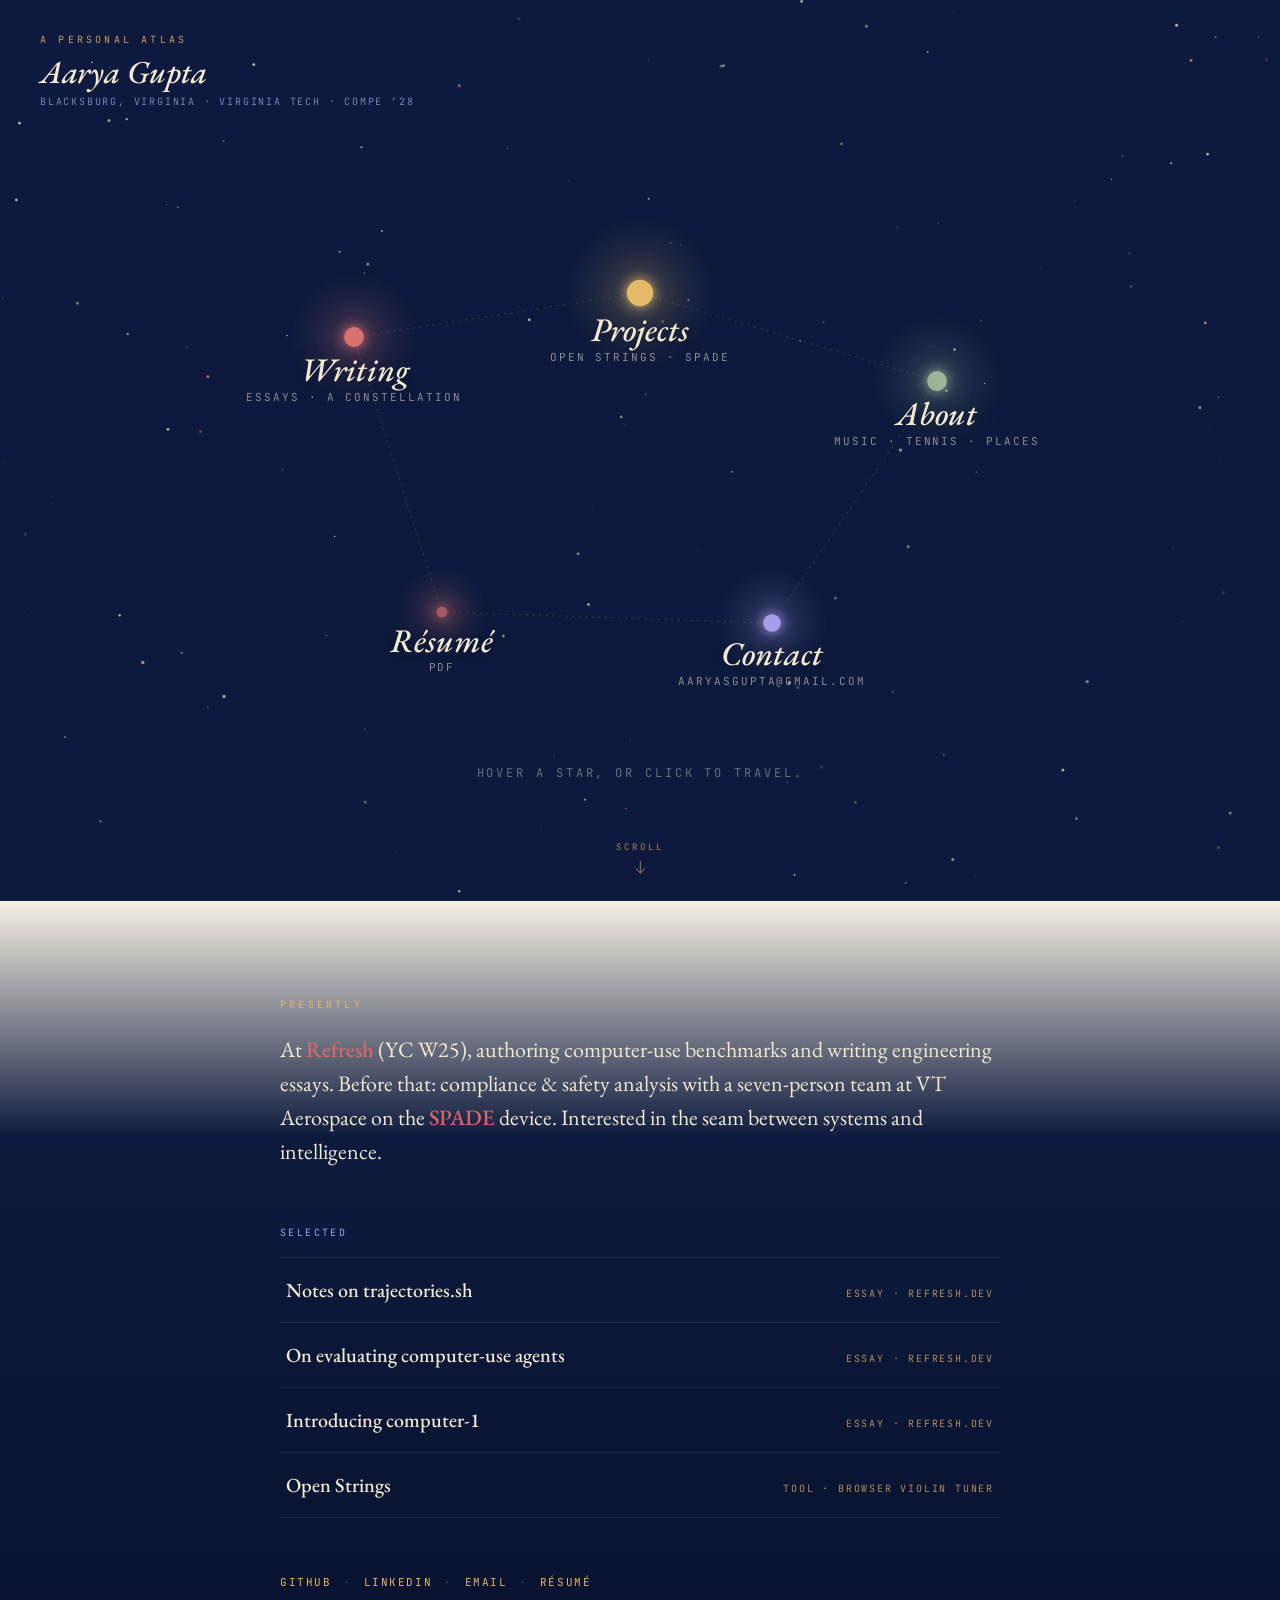
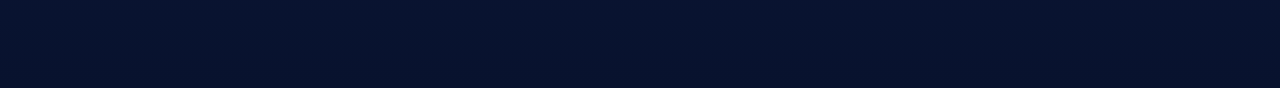
<file: index.html>
<!doctype html>
<html lang="en">
  <head>
    <meta charset="utf-8" />
    <meta name="viewport" content="width=device-width, initial-scale=1" />
    <title>Aarya Gupta</title>
    <meta
      name="description"
      content="Aarya Gupta — computer engineer at Virginia Tech. Currently at Refresh working on evaluation for computer-use agents."
    />
    <link rel="preconnect" href="https://fonts.googleapis.com" />
    <link rel="preconnect" href="https://fonts.gstatic.com" crossorigin />
    <link
      href="https://fonts.googleapis.com/css2?family=EB+Garamond:ital,wght@0,400;0,500;0,600;1,400;1,500&family=Inter:wght@400;500;600&family=JetBrains+Mono:wght@400;500&display=swap"
      rel="stylesheet"
    />
    <link rel="stylesheet" href="./styles.css" />
  </head>
  <body class="home cosmos">
    <canvas id="star-bg" aria-hidden="true"></canvas>

    <div class="corner-brand">
      <p class="corner-eyebrow">a personal atlas</p>
      <h1 class="corner-name">Aarya Gupta</h1>
      <p class="corner-loc">Blacksburg, Virginia &middot; Virginia Tech &middot; CompE &rsquo;28</p>
    </div>

    <a href="#below" class="scroll-hint" aria-label="Scroll for more">
      <span>Scroll</span>
      <svg viewBox="0 0 24 24" aria-hidden="true"><path d="M12 4 L12 20 M6 14 L12 20 L18 14" /></svg>
    </a>

    <!-- HERO CONSTELLATION -->
    <main class="cosmos-hero" aria-label="Constellation navigation">
      <svg viewBox="0 0 1000 620" class="hero-svg" id="hero-constellation" preserveAspectRatio="xMidYMid meet">
        <defs>
          <radialGradient id="star-glow-red" cx="0.5" cy="0.5" r="0.5">
            <stop offset="0%" stop-color="#d97070" stop-opacity="0.6" />
            <stop offset="60%" stop-color="#d97070" stop-opacity="0.15" />
            <stop offset="100%" stop-color="#d97070" stop-opacity="0" />
          </radialGradient>
          <radialGradient id="star-glow-amber" cx="0.5" cy="0.5" r="0.5">
            <stop offset="0%" stop-color="#e4b96a" stop-opacity="0.55" />
            <stop offset="60%" stop-color="#e4b96a" stop-opacity="0.15" />
            <stop offset="100%" stop-color="#e4b96a" stop-opacity="0" />
          </radialGradient>
          <radialGradient id="star-glow-sage" cx="0.5" cy="0.5" r="0.5">
            <stop offset="0%" stop-color="#9cb597" stop-opacity="0.55" />
            <stop offset="60%" stop-color="#9cb597" stop-opacity="0.15" />
            <stop offset="100%" stop-color="#9cb597" stop-opacity="0" />
          </radialGradient>
          <radialGradient id="star-glow-purple" cx="0.5" cy="0.5" r="0.5">
            <stop offset="0%" stop-color="#a89ee8" stop-opacity="0.55" />
            <stop offset="60%" stop-color="#a89ee8" stop-opacity="0.15" />
            <stop offset="100%" stop-color="#a89ee8" stop-opacity="0" />
          </radialGradient>
        </defs>

        <!-- constellation lines (connect the four sections into a shape) -->
        <g class="c-lines">
          <line x1="240" y1="180" x2="500" y2="140" />
          <line x1="500" y1="140" x2="770" y2="220" />
          <line x1="770" y1="220" x2="620" y2="440" />
          <line x1="620" y1="440" x2="320" y2="430" />
          <line x1="320" y1="430" x2="240" y2="180" />
        </g>

        <!-- 4 nav stars -->
        <a href="./writing.html" class="nav-star hue-red">
          <circle cx="240" cy="180" r="60" fill="url(#star-glow-red)" class="glow" />
          <circle cx="240" cy="180" r="9" class="core" />
          <text x="240" y="220" class="label">Writing</text>
          <text x="240" y="238" class="sublabel">essays &middot; a constellation</text>
        </a>

        <a href="./projects.html" class="nav-star hue-amber">
          <circle cx="500" cy="140" r="70" fill="url(#star-glow-amber)" class="glow" />
          <circle cx="500" cy="140" r="12" class="core" />
          <text x="500" y="184" class="label">Projects</text>
          <text x="500" y="202" class="sublabel">Open Strings &middot; SPADE</text>
        </a>

        <a href="./about.html" class="nav-star hue-sage">
          <circle cx="770" cy="220" r="60" fill="url(#star-glow-sage)" class="glow" />
          <circle cx="770" cy="220" r="9" class="core" />
          <text x="770" y="260" class="label">About</text>
          <text x="770" y="278" class="sublabel">music &middot; tennis &middot; places</text>
        </a>

        <a href="mailto:aaryasgupta@gmail.com" class="nav-star hue-purple">
          <circle cx="620" cy="440" r="52" fill="url(#star-glow-purple)" class="glow" />
          <circle cx="620" cy="440" r="8" class="core" />
          <text x="620" y="478" class="label">Contact</text>
          <text x="620" y="496" class="sublabel">aaryasgupta@gmail.com</text>
        </a>

        <!-- 5th "dim" star: résumé -->
        <a href="./resume.pdf" class="nav-star hue-red dim">
          <circle cx="320" cy="430" r="42" fill="url(#star-glow-red)" class="glow" />
          <circle cx="320" cy="430" r="5" class="core" />
          <text x="320" y="466" class="label">Résumé</text>
          <text x="320" y="484" class="sublabel">pdf</text>
        </a>

        <!-- readout: appears on hover -->
        <text x="500" y="580" class="readout-hint" id="readout-hint">
          Hover a star, or click to travel.
        </text>
      </svg>
    </main>

    <!-- BELOW-THE-FOLD content, glimpseable once you scroll -->
    <section class="below" id="below">
      <div class="below-inner">
        <p class="below-eyebrow">Presently</p>
        <p class="below-copy">
          At <a class="lnk" href="https://refresh.dev" target="_blank" rel="noopener">Refresh</a>
          (YC&nbsp;W25), authoring computer-use benchmarks and writing
          engineering essays. Before that: compliance &amp; safety
          analysis with a seven-person team at VT Aerospace on the
          <a class="lnk" href="./projects.html#spade">SPADE</a> device.
          Interested in the seam between systems and intelligence.
        </p>

        <div class="below-picks">
          <p class="picks-h">Selected</p>
          <ul class="picks">
            <li>
              <a href="https://refresh.dev/blog/trajectories-blog-post" target="_blank" rel="noopener">
                <span class="pick-title">Notes on trajectories.sh</span>
                <span class="pick-meta">essay &middot; refresh.dev</span>
              </a>
            </li>
            <li>
              <a href="https://refresh.dev/blog/cua-eval-benchmark" target="_blank" rel="noopener">
                <span class="pick-title">On evaluating computer-use agents</span>
                <span class="pick-meta">essay &middot; refresh.dev</span>
              </a>
            </li>
            <li>
              <a href="https://refresh.dev/blog/computer-1" target="_blank" rel="noopener">
                <span class="pick-title">Introducing computer&#8209;1</span>
                <span class="pick-meta">essay &middot; refresh.dev</span>
              </a>
            </li>
            <li>
              <a href="https://aaryagupta4.github.io/open-strings/" target="_blank" rel="noopener">
                <span class="pick-title">Open Strings</span>
                <span class="pick-meta">tool &middot; browser violin tuner</span>
              </a>
            </li>
          </ul>
        </div>

        <div class="below-elsewhere">
          <a href="https://github.com/aaryagupta4" target="_blank" rel="noopener">GitHub</a>
          <span class="dot">·</span>
          <a href="https://www.linkedin.com/in/aarya-gupta-929689379" target="_blank" rel="noopener">LinkedIn</a>
          <span class="dot">·</span>
          <a href="mailto:aaryasgupta@gmail.com">Email</a>
          <span class="dot">·</span>
          <a href="./resume.pdf">Résumé</a>
        </div>
      </div>
    </section>

    <script src="./script.js" defer></script>
  </body>
</html>
</file>
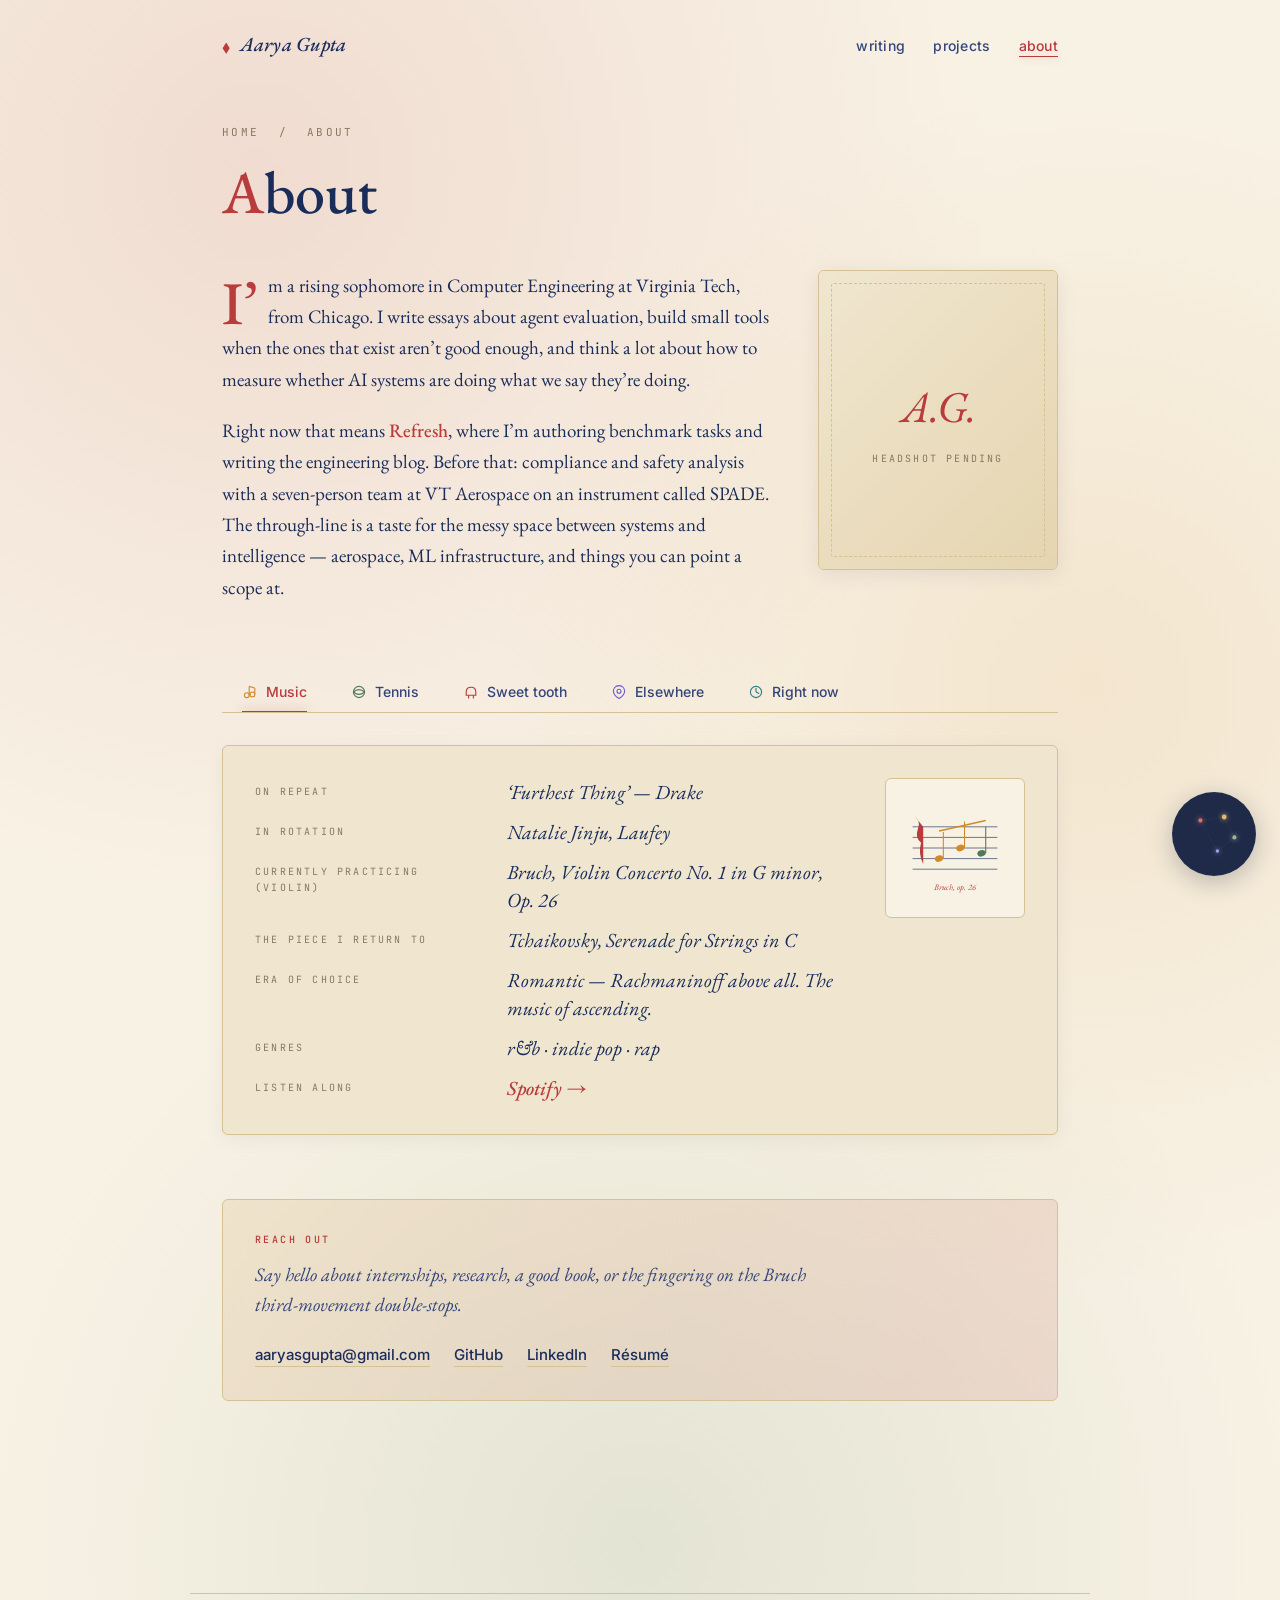
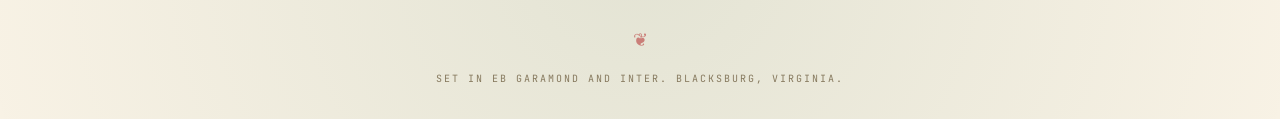
<file: about.html>
<!doctype html>
<html lang="en">
  <head>
    <meta charset="utf-8" />
    <meta name="viewport" content="width=device-width, initial-scale=1" />
    <title>About — Aarya Gupta</title>
    <meta name="description" content="Aarya Gupta — the fuller version. Music, tennis, sweet-tooth, and where I've been." />
    <link rel="preconnect" href="https://fonts.googleapis.com" />
    <link rel="preconnect" href="https://fonts.gstatic.com" crossorigin />
    <link
      href="https://fonts.googleapis.com/css2?family=EB+Garamond:ital,wght@0,400;0,500;0,600;1,400;1,500&family=Inter:wght@400;500;600&family=JetBrains+Mono:wght@400;500&display=swap"
      rel="stylesheet"
    />
    <link rel="stylesheet" href="./styles.css" />
  </head>
  <body>
    <nav class="nav" aria-label="Primary">
      <a class="nav-brand" href="./">Aarya Gupta</a>
      <ul class="nav-links">
        <li><a href="./writing.html">writing</a></li>
        <li><a href="./projects.html">projects</a></li>
        <li><a href="./about.html" class="is-here">about</a></li>
      </ul>
    </nav>

    <a class="corner-constellation" href="./" title="home">
      <svg viewBox="0 0 100 100">
        <g class="cc-lines">
          <line x1="30" y1="30" x2="65" y2="25" />
          <line x1="65" y1="25" x2="80" y2="55" />
          <line x1="80" y1="55" x2="55" y2="75" />
          <line x1="55" y1="75" x2="30" y2="30" />
        </g>
        <g class="cc-star hue-red"><circle cx="30" cy="30" r="3" /></g>
        <g class="cc-star hue-amber"><circle cx="65" cy="25" r="3.5" /></g>
        <g class="cc-star hue-sage"><circle cx="80" cy="55" r="3" /></g>
        <g class="cc-star hue-purple"><circle cx="55" cy="75" r="2.5" /></g>
      </svg>
      <span class="cc-label">← Home</span>
    </a>

    <main class="page">
      <header class="page-head">
        <p class="crumb"><a href="./">home</a> &nbsp;/&nbsp; about</p>
        <h1>About</h1>
      </header>

      <section class="about-hero">
        <div class="prose">
          <p>
            I&rsquo;m a rising sophomore in Computer Engineering at
            Virginia Tech, from Chicago. I write essays about agent
            evaluation, build small tools when the ones that exist
            aren&rsquo;t good enough, and think a lot about how to
            measure whether AI systems are doing what we say they&rsquo;re
            doing.
          </p>
          <p>
            Right now that means <a class="lnk" href="https://refresh.dev" target="_blank" rel="noopener">Refresh</a>,
            where I&rsquo;m authoring benchmark tasks and writing the
            engineering blog. Before that: compliance and safety
            analysis with a seven-person team at VT Aerospace on an
            instrument called SPADE. The through-line is a taste for the
            messy space between systems and intelligence &mdash;
            aerospace, ML infrastructure, and things you can point a
            scope at.
          </p>
        </div>
        <div class="about-illus">
          <!-- Photo frame — placeholder until real headshot is added. -->
          <div class="photo-frame">
            <span class="photo-frame-emoji">A.G.</span>
            <span class="photo-frame-note">Headshot pending</span>
          </div>
        </div>
      </section>

      <section class="tabs-section">
        <div class="tabs" role="tablist" aria-label="About sections">
          <button class="tab is-active" role="tab" data-tab="music" aria-selected="true">
            <span class="tab-icon"><svg viewBox="0 0 20 20"><circle cx="6" cy="14" r="3"/><line x1="9" y1="14" x2="9" y2="3"/><line x1="9" y1="3" x2="16" y2="5"/><line x1="16" y1="5" x2="16" y2="13"/><circle cx="13" cy="13" r="3"/></svg></span>
            Music
          </button>
          <button class="tab" role="tab" data-tab="tennis" aria-selected="false">
            <span class="tab-icon"><svg viewBox="0 0 20 20"><circle cx="10" cy="10" r="7"/><path d="M3 10 Q10 4, 17 10 M3 10 Q10 16, 17 10"/></svg></span>
            Tennis
          </button>
          <button class="tab" role="tab" data-tab="sweets" aria-selected="false">
            <span class="tab-icon"><svg viewBox="0 0 20 20"><path d="M4 10 Q4 4, 10 4 Q16 4, 16 10 L16 14 L4 14 Z"/><line x1="7" y1="14" x2="7" y2="18"/><line x1="13" y1="14" x2="13" y2="18"/></svg></span>
            Sweet tooth
          </button>
          <button class="tab" role="tab" data-tab="places" aria-selected="false">
            <span class="tab-icon"><svg viewBox="0 0 20 20"><path d="M10 2 C 5 2, 3 6, 3 9 C 3 14, 10 18, 10 18 C 10 18, 17 14, 17 9 C 17 6, 15 2, 10 2 Z"/><circle cx="10" cy="9" r="2.5"/></svg></span>
            Elsewhere
          </button>
          <button class="tab" role="tab" data-tab="now" aria-selected="false">
            <span class="tab-icon"><svg viewBox="0 0 20 20"><circle cx="10" cy="10" r="7"/><line x1="10" y1="10" x2="10" y2="5"/><line x1="10" y1="10" x2="14" y2="12"/></svg></span>
            Right now
          </button>
        </div>

        <div class="panels">
          <div class="panel-card is-active" data-panel="music">
            <div class="panel-body">
              <dl class="def">
                <dt>on repeat</dt>
                <dd>&lsquo;Furthest Thing&rsquo; &mdash; Drake</dd>
                <dt>in rotation</dt>
                <dd>Natalie Jinju, Laufey</dd>
                <dt>currently practicing (violin)</dt>
                <dd>Bruch, Violin Concerto No.&nbsp;1 in G minor, Op.&nbsp;26</dd>
                <dt>the piece I return to</dt>
                <dd>Tchaikovsky, Serenade for Strings in C</dd>
                <dt>era of choice</dt>
                <dd>Romantic &mdash; Rachmaninoff above all. The music of ascending.</dd>
                <dt>genres</dt>
                <dd>r&amp;b &middot; indie pop &middot; rap</dd>
                <dt>listen along</dt>
                <dd><a class="lnk" href="https://open.spotify.com/user/wr4onvbwpnmtxewefnymsworw" target="_blank" rel="noopener">Spotify &rarr;</a></dd>
              </dl>
            </div>
            <div class="panel-illus">
              <!-- sheet music snippet -->
              <svg viewBox="0 0 100 100">
                <line x1="10" y1="30" x2="90" y2="30" stroke="#1a2d5a" stroke-width="0.6"/>
                <line x1="10" y1="40" x2="90" y2="40" stroke="#1a2d5a" stroke-width="0.6"/>
                <line x1="10" y1="50" x2="90" y2="50" stroke="#1a2d5a" stroke-width="0.6"/>
                <line x1="10" y1="60" x2="90" y2="60" stroke="#1a2d5a" stroke-width="0.6"/>
                <line x1="10" y1="70" x2="90" y2="70" stroke="#1a2d5a" stroke-width="0.6"/>
                <path d="M12 20 Q 18 25, 15 32 Q 12 40, 18 45 Q 15 55, 20 65 L 20 30 Z" fill="#b93b3b"/>
                <ellipse cx="35" cy="60" rx="4" ry="3" transform="rotate(-18 35 60)" fill="#d18a2a"/>
                <line x1="39" y1="60" x2="39" y2="35" stroke="#d18a2a" stroke-width="1"/>
                <ellipse cx="55" cy="50" rx="4" ry="3" transform="rotate(-18 55 50)" fill="#d18a2a"/>
                <line x1="59" y1="50" x2="59" y2="25" stroke="#d18a2a" stroke-width="1"/>
                <ellipse cx="75" cy="55" rx="4" ry="3" transform="rotate(-18 75 55)" fill="#4d7a58"/>
                <line x1="79" y1="55" x2="79" y2="30" stroke="#4d7a58" stroke-width="1"/>
                <line x1="35" y1="34" x2="79" y2="24" stroke="#d18a2a" stroke-width="1.5"/>
                <text x="50" y="90" font-family="EB Garamond" font-style="italic" font-size="8" fill="#b93b3b" text-anchor="middle">Bruch, op. 26</text>
              </svg>
            </div>
          </div>

          <div class="panel-card" data-panel="tennis">
            <div class="panel-body">
              <dl class="def">
                <dt>favorite player</dt>
                <dd>Carlos Alcaraz</dd>
                <dt>court of choice</dt>
                <dd>hard</dd>
                <dt>stroke of choice</dt>
                <dd>forehand</dd>
                <dt>the necessary evil</dt>
                <dd>volleys &mdash; I resent them</dd>
                <dt>also</dt>
                <dd>I run</dd>
              </dl>
            </div>
            <div class="panel-illus">
              <svg viewBox="0 0 100 100">
                <circle cx="50" cy="50" r="30" fill="#e4b96a"/>
                <path d="M20 50 Q 50 20, 80 50" fill="none" stroke="#f8f2e5" stroke-width="2"/>
                <path d="M20 50 Q 50 80, 80 50" fill="none" stroke="#f8f2e5" stroke-width="2"/>
                <text x="50" y="94" font-family="EB Garamond" font-style="italic" font-size="8" fill="#4d7a58" text-anchor="middle">hard court</text>
              </svg>
            </div>
          </div>

          <div class="panel-card" data-panel="sweets">
            <div class="panel-body">
              <dl class="def">
                <dt>current obsession</dt>
                <dd>Arsicault &mdash; SF croissants</dd>
                <dt>all-time favorite</dt>
                <dd>Oberweis &mdash; Chicago ice cream</dd>
                <dt>unpopular opinion</dt>
                <dd>Nutella is the best flavor, full stop</dd>
                <dt>more where that came from</dt>
                <dd><a class="lnk" href="https://beliapp.com/user/aarya4" target="_blank" rel="noopener">Beli &rarr;</a></dd>
              </dl>
            </div>
            <div class="panel-illus">
              <!-- croissant -->
              <svg viewBox="0 0 100 100">
                <path d="M15 60 Q 20 30, 50 25 Q 80 30, 85 60 Q 82 70, 70 68 Q 68 58, 55 55 Q 50 65, 45 55 Q 32 58, 30 68 Q 18 70, 15 60 Z"
                      fill="#d18a2a" stroke="#b93b3b" stroke-width="0.8"/>
                <path d="M25 55 Q 35 45, 50 45 Q 65 45, 75 55" fill="none" stroke="#b93b3b" stroke-width="0.5" opacity="0.5"/>
                <path d="M20 62 Q 40 55, 60 58 Q 78 60, 80 65" fill="none" stroke="#b93b3b" stroke-width="0.5" opacity="0.4"/>
                <text x="50" y="90" font-family="EB Garamond" font-style="italic" font-size="8" fill="#b93b3b" text-anchor="middle">Arsicault</text>
              </svg>
            </div>
          </div>

          <div class="panel-card" data-panel="places">
            <div class="panel-body">
              <p class="places-lede">Places I&rsquo;ve been, or been from.</p>
              <ul class="places-grid">
                <li><span class="place">Chicago</span><span class="note">home</span></li>
                <li><span class="place">Blacksburg, VA</span><span class="note">school</span></li>
                <li><span class="place">India</span><span class="note">family</span></li>
                <li><span class="place">Paris</span><span class="note">visited</span></li>
                <li><span class="place">Switzerland</span><span class="note">visited</span></li>
                <li><span class="place">Boston</span><span class="note">visited</span></li>
                <li><span class="place">Washington, D.C.</span><span class="note">visited</span></li>
                <li><span class="place">Austin, TX</span><span class="note">visited</span></li>
                <li><span class="place">San Francisco</span><span class="note">visited</span></li>
              </ul>
            </div>
            <div class="panel-illus">
              <!-- little map -->
              <svg viewBox="0 0 100 100">
                <path d="M20 40 Q 30 30, 45 32 Q 60 40, 75 35 Q 85 45, 80 60 Q 65 68, 50 62 Q 35 68, 20 60 Z"
                      fill="#9cb597" stroke="#4d7a58" stroke-width="0.8" opacity="0.7"/>
                <circle cx="35" cy="45" r="2.5" fill="#b93b3b"/>
                <circle cx="55" cy="50" r="2" fill="#d18a2a"/>
                <circle cx="70" cy="42" r="1.5" fill="#6b5bd6"/>
                <circle cx="45" cy="60" r="1.5" fill="#6b5bd6"/>
                <line x1="35" y1="45" x2="55" y2="50" stroke="#6b5bd6" stroke-width="0.4" stroke-dasharray="2 2"/>
                <line x1="55" y1="50" x2="70" y2="42" stroke="#6b5bd6" stroke-width="0.4" stroke-dasharray="2 2"/>
                <text x="50" y="90" font-family="EB Garamond" font-style="italic" font-size="8" fill="#4d7a58" text-anchor="middle">nine cities</text>
              </svg>
            </div>
          </div>

          <div class="panel-card" data-panel="now">
            <div class="panel-body">
              <dl class="def">
                <dt>reading</dt>
                <dd>the newest Hunger Games</dd>
                <dt>watching</dt>
                <dd>Gilmore Girls &middot; Avatar: The Last Airbender</dd>
                <dt>learning</dt>
                <dd>&mdash;</dd>
                <dt>tab open</dt>
                <dd>&mdash;</dd>
              </dl>
              <p class="now-note">Last updated Jul&nbsp;&rsquo;26.</p>
            </div>
            <div class="panel-illus">
              <svg viewBox="0 0 100 100">
                <circle cx="50" cy="50" r="38" fill="none" stroke="#2a7a8a" stroke-width="1.5"/>
                <line x1="50" y1="50" x2="50" y2="20" stroke="#b93b3b" stroke-width="2" stroke-linecap="round"/>
                <line x1="50" y1="50" x2="70" y2="55" stroke="#1a2d5a" stroke-width="1.5" stroke-linecap="round"/>
                <circle cx="50" cy="50" r="2.5" fill="#b93b3b"/>
                <text x="50" y="92" font-family="EB Garamond" font-style="italic" font-size="7" fill="#2a7a8a" text-anchor="middle">Jul '26</text>
              </svg>
            </div>
          </div>
        </div>
      </section>

      <section class="contact-block">
        <h2 class="mini-h">Reach out</h2>
        <p>
          Say hello about internships, research, a good book, or the
          fingering on the Bruch third-movement double-stops.
        </p>
        <ul class="contact-links">
          <li><a href="mailto:aaryasgupta@gmail.com">aaryasgupta@gmail.com</a></li>
          <li><a href="https://github.com/aaryagupta4" target="_blank" rel="noopener">GitHub</a></li>
          <li><a href="https://www.linkedin.com/in/aarya-gupta-929689379" target="_blank" rel="noopener">LinkedIn</a></li>
          <li><a href="./resume.pdf">Résumé</a></li>
        </ul>
      </section>
    </main>

    <footer class="foot">
      <span class="fleuron">&#10086;</span>
      <p>Set in EB Garamond and Inter. Blacksburg, Virginia.</p>
    </footer>

    <script src="./script.js" defer></script>
  </body>
</html>
</file>
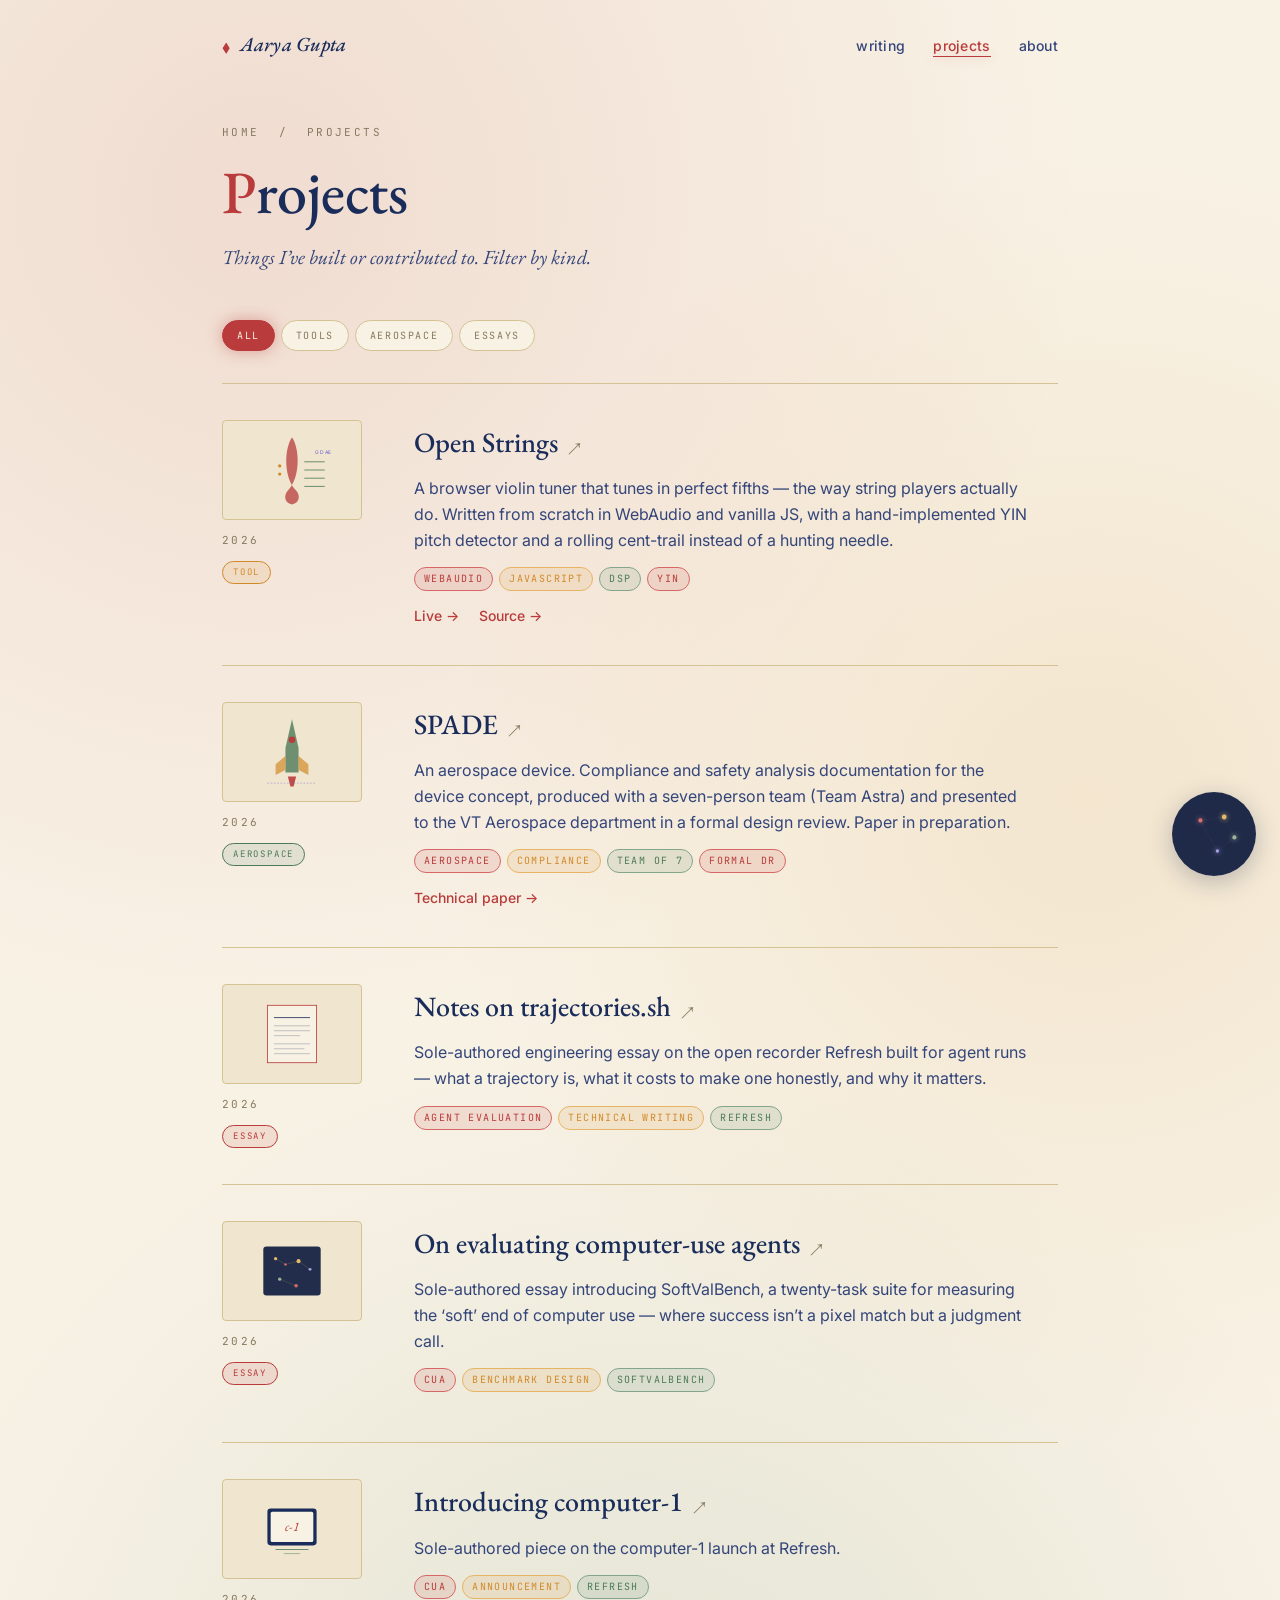
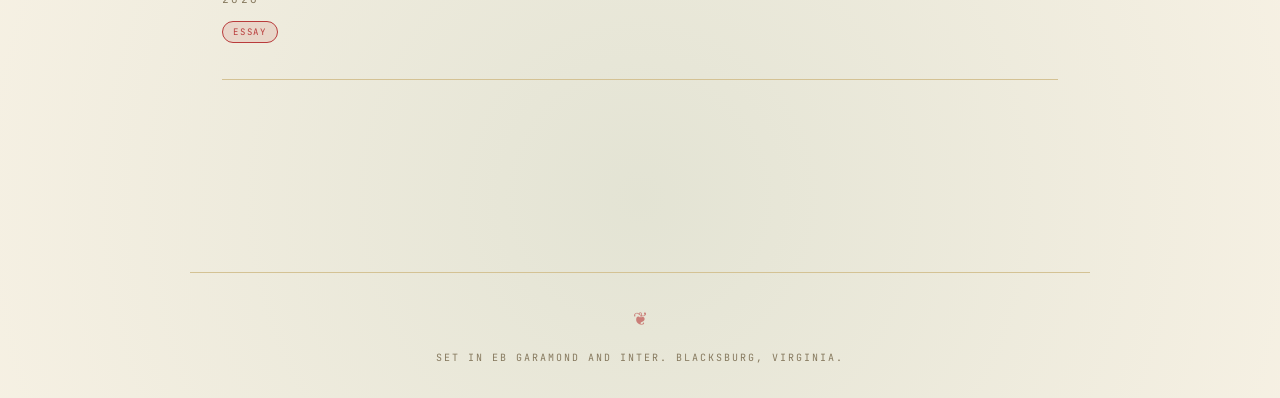
<file: projects.html>
<!doctype html>
<html lang="en">
  <head>
    <meta charset="utf-8" />
    <meta name="viewport" content="width=device-width, initial-scale=1" />
    <title>Projects — Aarya Gupta</title>
    <meta name="description" content="Things I've built. Tools, papers, and one aerospace device." />
    <link rel="preconnect" href="https://fonts.googleapis.com" />
    <link rel="preconnect" href="https://fonts.gstatic.com" crossorigin />
    <link
      href="https://fonts.googleapis.com/css2?family=EB+Garamond:ital,wght@0,400;0,500;0,600;1,400;1,500&family=Inter:wght@400;500;600&family=JetBrains+Mono:wght@400;500&display=swap"
      rel="stylesheet"
    />
    <link rel="stylesheet" href="./styles.css" />
  </head>
  <body>
    <nav class="nav" aria-label="Primary">
      <a class="nav-brand" href="./">Aarya Gupta</a>
      <ul class="nav-links">
        <li><a href="./writing.html">writing</a></li>
        <li><a href="./projects.html" class="is-here">projects</a></li>
        <li><a href="./about.html">about</a></li>
      </ul>
    </nav>

    <a class="corner-constellation" href="./" title="home">
      <svg viewBox="0 0 100 100">
        <g class="cc-lines">
          <line x1="30" y1="30" x2="65" y2="25" />
          <line x1="65" y1="25" x2="80" y2="55" />
          <line x1="80" y1="55" x2="55" y2="75" />
          <line x1="55" y1="75" x2="30" y2="30" />
        </g>
        <g class="cc-star hue-red"><circle cx="30" cy="30" r="3" /></g>
        <g class="cc-star hue-amber"><circle cx="65" cy="25" r="3.5" /></g>
        <g class="cc-star hue-sage"><circle cx="80" cy="55" r="3" /></g>
        <g class="cc-star hue-purple"><circle cx="55" cy="75" r="2.5" /></g>
      </svg>
      <span class="cc-label">← Home</span>
    </a>

    <main class="page">
      <header class="page-head">
        <p class="crumb"><a href="./">home</a> &nbsp;/&nbsp; projects</p>
        <h1>Projects</h1>
        <p class="lede">
          Things I&rsquo;ve built or contributed to. Filter by kind.
        </p>
      </header>

      <div class="filter-row" role="tablist" aria-label="Filter projects">
        <button class="filter is-active" role="tab" data-proj-filter="all">All</button>
        <button class="filter" role="tab" data-proj-filter="tool">Tools</button>
        <button class="filter" role="tab" data-proj-filter="aero">Aerospace</button>
        <button class="filter" role="tab" data-proj-filter="essay">Essays</button>
      </div>

      <section class="proj-list">
        <article class="proj" data-kind="tool">
          <div class="proj-side">
            <div class="proj-illus">
              <!-- violin f-hole silhouette -->
              <svg viewBox="0 0 100 100">
                <path d="M50 10 C 40 25, 40 60, 55 75 C 60 80, 60 90, 50 92 C 40 90, 40 80, 45 75 C 60 60, 60 25, 50 10 Z"
                      fill="#b93b3b" opacity="0.75"/>
                <circle cx="35" cy="45" r="2" fill="#d18a2a"/>
                <circle cx="35" cy="55" r="2" fill="#d18a2a"/>
                <line x1="65" y1="40" x2="90" y2="40" stroke="#4d7a58" stroke-width="1"/>
                <line x1="65" y1="50" x2="90" y2="50" stroke="#4d7a58" stroke-width="1"/>
                <line x1="65" y1="60" x2="90" y2="60" stroke="#4d7a58" stroke-width="1"/>
                <line x1="65" y1="70" x2="90" y2="70" stroke="#4d7a58" stroke-width="1"/>
                <text x="78" y="30" font-family="Inter" font-size="6" fill="#6b5bd6" letter-spacing="1">GDAE</text>
              </svg>
            </div>
            <span class="proj-date">2026</span>
            <span class="proj-kind kind-amber">Tool</span>
          </div>
          <div class="proj-main">
            <h3>
              <a href="https://aaryagupta4.github.io/open-strings/" target="_blank" rel="noopener">Open Strings</a>
              <span class="proj-arrow">&#8599;</span>
            </h3>
            <p class="proj-blurb">
              A browser violin tuner that tunes in perfect fifths &mdash;
              the way string players actually do. Written from scratch
              in WebAudio and vanilla JS, with a hand-implemented YIN
              pitch detector and a rolling cent-trail instead of a
              hunting needle.
            </p>
            <ul class="chips">
              <li>WebAudio</li>
              <li>JavaScript</li>
              <li>DSP</li>
              <li>YIN</li>
            </ul>
            <p class="proj-links">
              <a href="https://aaryagupta4.github.io/open-strings/" target="_blank" rel="noopener">Live &rarr;</a>
              <a href="https://github.com/aaryagupta4/open-strings" target="_blank" rel="noopener">Source &rarr;</a>
            </p>
          </div>
        </article>

        <article class="proj" data-kind="aero" id="spade">
          <div class="proj-side">
            <div class="proj-illus">
              <!-- rocket / device silhouette -->
              <svg viewBox="0 0 100 100">
                <path d="M50 10 L58 45 L58 75 L42 75 L42 45 Z" fill="#4d7a58" opacity="0.8"/>
                <path d="M42 55 L30 65 L30 78 L42 72 Z" fill="#d18a2a" opacity="0.7"/>
                <path d="M58 55 L70 65 L70 78 L58 72 Z" fill="#d18a2a" opacity="0.7"/>
                <circle cx="50" cy="35" r="4" fill="#b93b3b"/>
                <path d="M45 80 L48 92 L52 92 L55 80 Z" fill="#b93b3b" opacity="0.9"/>
                <line x1="20" y1="88" x2="80" y2="88" stroke="#6b5bd6" stroke-width="0.5" stroke-dasharray="2 2"/>
              </svg>
            </div>
            <span class="proj-date">2026</span>
            <span class="proj-kind kind-sage">Aerospace</span>
          </div>
          <div class="proj-main">
            <h3>
              <a href="https://docs.google.com/document/d/1pe9Xt8ccitB8u-dxp0PGwnuLL-6YZu1d3t_k9YE3-yA/edit" target="_blank" rel="noopener">SPADE</a>
              <span class="proj-arrow">&#8599;</span>
            </h3>
            <p class="proj-blurb">
              An aerospace device. Compliance and safety analysis
              documentation for the device concept, produced with a
              seven-person team (Team&nbsp;Astra) and presented to the VT
              Aerospace department in a formal design review. Paper in
              preparation.
            </p>
            <ul class="chips">
              <li>Aerospace</li>
              <li>Compliance</li>
              <li>Team of 7</li>
              <li>Formal DR</li>
            </ul>
            <p class="proj-links">
              <a href="https://docs.google.com/document/d/1pe9Xt8ccitB8u-dxp0PGwnuLL-6YZu1d3t_k9YE3-yA/edit" target="_blank" rel="noopener">Technical paper &rarr;</a>
            </p>
          </div>
        </article>

        <article class="proj" data-kind="essay">
          <div class="proj-side">
            <div class="proj-illus">
              <svg viewBox="0 0 100 100">
                <rect x="20" y="15" width="60" height="70" fill="#f8f2e5" stroke="#b93b3b" stroke-width="1"/>
                <line x1="28" y1="30" x2="72" y2="30" stroke="#1a2d5a" stroke-width="1"/>
                <line x1="28" y1="40" x2="72" y2="40" stroke="#1a2d5a" stroke-width="0.6" opacity="0.5"/>
                <line x1="28" y1="46" x2="72" y2="46" stroke="#1a2d5a" stroke-width="0.6" opacity="0.5"/>
                <line x1="28" y1="52" x2="60" y2="52" stroke="#1a2d5a" stroke-width="0.6" opacity="0.5"/>
                <line x1="28" y1="62" x2="72" y2="62" stroke="#1a2d5a" stroke-width="0.6" opacity="0.5"/>
                <line x1="28" y1="68" x2="65" y2="68" stroke="#1a2d5a" stroke-width="0.6" opacity="0.5"/>
                <line x1="28" y1="74" x2="72" y2="74" stroke="#1a2d5a" stroke-width="0.6" opacity="0.5"/>
              </svg>
            </div>
            <span class="proj-date">2026</span>
            <span class="proj-kind kind-red">Essay</span>
          </div>
          <div class="proj-main">
            <h3>
              <a href="https://refresh.dev/blog/trajectories-blog-post" target="_blank" rel="noopener">Notes on trajectories.sh</a>
              <span class="proj-arrow">&#8599;</span>
            </h3>
            <p class="proj-blurb">
              Sole-authored engineering essay on the open recorder
              Refresh built for agent runs &mdash; what a trajectory is,
              what it costs to make one honestly, and why it matters.
            </p>
            <ul class="chips">
              <li>Agent evaluation</li>
              <li>Technical writing</li>
              <li>Refresh</li>
            </ul>
          </div>
        </article>

        <article class="proj" data-kind="essay">
          <div class="proj-side">
            <div class="proj-illus">
              <svg viewBox="0 0 100 100">
                <rect x="15" y="20" width="70" height="60" fill="#0d1a3d" opacity="0.9" rx="4"/>
                <circle cx="30" cy="35" r="2" fill="#e4b96a"/>
                <circle cx="42" cy="42" r="1.5" fill="#d76767"/>
                <circle cx="58" cy="38" r="2.5" fill="#e4b96a"/>
                <circle cx="72" cy="48" r="1.8" fill="#a89ee8"/>
                <circle cx="35" cy="60" r="2" fill="#9cb597"/>
                <circle cx="55" cy="68" r="2.2" fill="#d76767"/>
                <line x1="30" y1="35" x2="42" y2="42" stroke="#e4b96a" stroke-width="0.4" opacity="0.5"/>
                <line x1="42" y1="42" x2="58" y2="38" stroke="#e4b96a" stroke-width="0.4" opacity="0.5"/>
                <line x1="58" y1="38" x2="72" y2="48" stroke="#e4b96a" stroke-width="0.4" opacity="0.5"/>
                <line x1="35" y1="60" x2="55" y2="68" stroke="#e4b96a" stroke-width="0.4" opacity="0.5"/>
              </svg>
            </div>
            <span class="proj-date">2026</span>
            <span class="proj-kind kind-red">Essay</span>
          </div>
          <div class="proj-main">
            <h3>
              <a href="https://refresh.dev/blog/cua-eval-benchmark" target="_blank" rel="noopener">On evaluating computer-use agents</a>
              <span class="proj-arrow">&#8599;</span>
            </h3>
            <p class="proj-blurb">
              Sole-authored essay introducing SoftValBench, a twenty-task
              suite for measuring the &lsquo;soft&rsquo; end of computer
              use &mdash; where success isn&rsquo;t a pixel match but a
              judgment call.
            </p>
            <ul class="chips">
              <li>CUA</li>
              <li>Benchmark design</li>
              <li>SoftValBench</li>
            </ul>
          </div>
        </article>

        <article class="proj" data-kind="essay">
          <div class="proj-side">
            <div class="proj-illus">
              <svg viewBox="0 0 100 100">
                <rect x="20" y="25" width="60" height="45" rx="4" fill="#1a2d5a"/>
                <rect x="24" y="29" width="52" height="37" rx="2" fill="#f8f2e5"/>
                <text x="50" y="52" font-family="EB Garamond" font-size="16" font-style="italic" text-anchor="middle" fill="#b93b3b">c-1</text>
                <line x1="30" y1="75" x2="70" y2="75" stroke="#4d7a58" stroke-width="1"/>
                <line x1="40" y1="80" x2="60" y2="80" stroke="#4d7a58" stroke-width="0.6"/>
              </svg>
            </div>
            <span class="proj-date">2026</span>
            <span class="proj-kind kind-red">Essay</span>
          </div>
          <div class="proj-main">
            <h3>
              <a href="https://refresh.dev/blog/computer-1" target="_blank" rel="noopener">Introducing computer-1</a>
              <span class="proj-arrow">&#8599;</span>
            </h3>
            <p class="proj-blurb">
              Sole-authored piece on the computer-1 launch at Refresh.
            </p>
            <ul class="chips">
              <li>CUA</li>
              <li>Announcement</li>
              <li>Refresh</li>
            </ul>
          </div>
        </article>
      </section>
    </main>

    <footer class="foot">
      <span class="fleuron">&#10086;</span>
      <p>Set in EB Garamond and Inter. Blacksburg, Virginia.</p>
    </footer>

    <script src="./script.js" defer></script>
  </body>
</html>
</file>
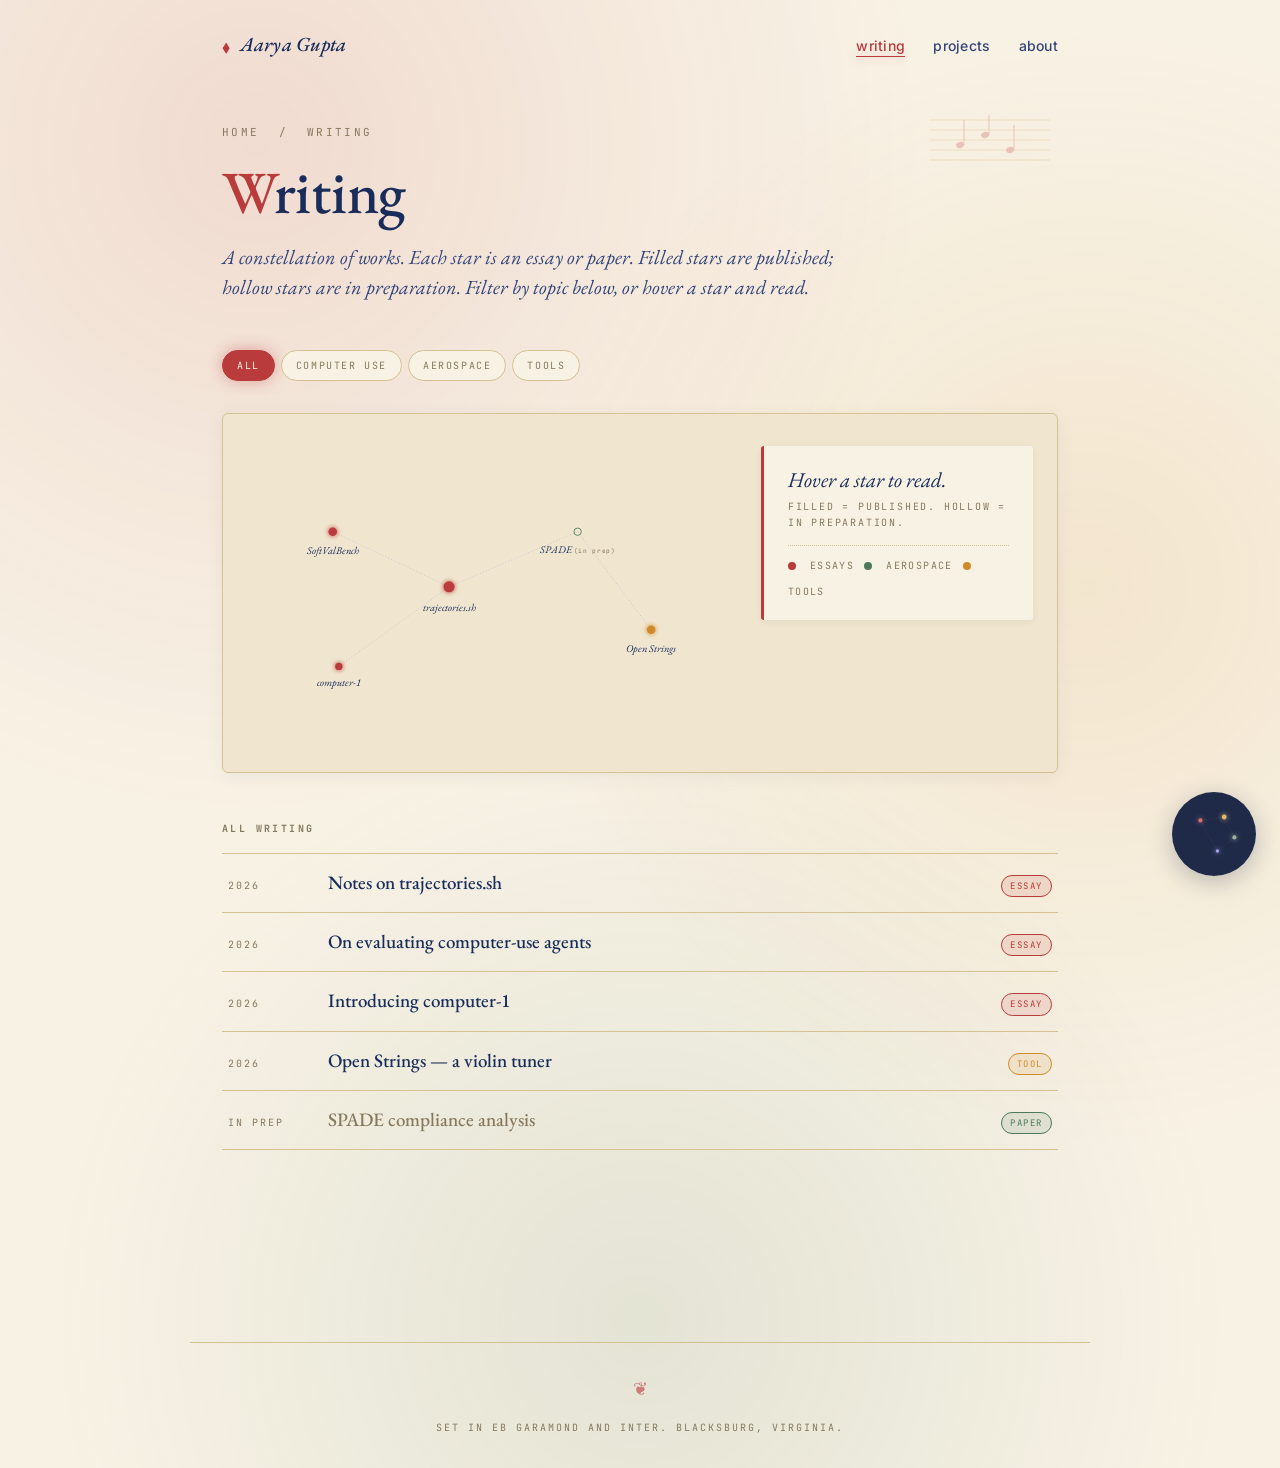
<file: writing.html>
<!doctype html>
<html lang="en">
  <head>
    <meta charset="utf-8" />
    <meta name="viewport" content="width=device-width, initial-scale=1" />
    <title>Writing — Aarya Gupta</title>
    <meta name="description" content="A constellation of published writing by Aarya Gupta." />
    <link rel="preconnect" href="https://fonts.googleapis.com" />
    <link rel="preconnect" href="https://fonts.gstatic.com" crossorigin />
    <link
      href="https://fonts.googleapis.com/css2?family=EB+Garamond:ital,wght@0,400;0,500;0,600;1,400;1,500&family=Inter:wght@400;500;600&family=JetBrains+Mono:wght@400;500&display=swap"
      rel="stylesheet"
    />
    <link rel="stylesheet" href="./styles.css" />
  </head>
  <body>
    <nav class="nav" aria-label="Primary">
      <a class="nav-brand" href="./">Aarya Gupta</a>
      <ul class="nav-links">
        <li><a href="./writing.html" class="is-here">writing</a></li>
        <li><a href="./projects.html">projects</a></li>
        <li><a href="./about.html">about</a></li>
      </ul>
    </nav>

    <!-- Corner constellation nav -->
    <a class="corner-constellation" href="./" title="home">
      <svg viewBox="0 0 100 100">
        <g class="cc-lines">
          <line x1="30" y1="30" x2="65" y2="25" />
          <line x1="65" y1="25" x2="80" y2="55" />
          <line x1="80" y1="55" x2="55" y2="75" />
          <line x1="55" y1="75" x2="30" y2="30" />
        </g>
        <g class="cc-star hue-red"><circle cx="30" cy="30" r="3" /></g>
        <g class="cc-star hue-amber"><circle cx="65" cy="25" r="3.5" /></g>
        <g class="cc-star hue-sage"><circle cx="80" cy="55" r="3" /></g>
        <g class="cc-star hue-purple"><circle cx="55" cy="75" r="2.5" /></g>
      </svg>
      <span class="cc-label">← Home</span>
    </a>

    <main class="page">
      <!-- decorative sheet-music-adjacent ornament -->
      <svg class="page-orn page-orn-top" viewBox="0 0 120 80">
        <g stroke="#d18a2a" stroke-width="0.8" fill="none" opacity="0.6">
          <line x1="0" y1="20" x2="120" y2="20" />
          <line x1="0" y1="30" x2="120" y2="30" />
          <line x1="0" y1="40" x2="120" y2="40" />
          <line x1="0" y1="50" x2="120" y2="50" />
          <line x1="0" y1="60" x2="120" y2="60" />
        </g>
        <g fill="#b93b3b" opacity="0.7">
          <ellipse cx="30" cy="45" rx="4" ry="3" transform="rotate(-15 30 45)" />
          <ellipse cx="55" cy="35" rx="4" ry="3" transform="rotate(-15 55 35)" />
          <ellipse cx="80" cy="50" rx="4" ry="3" transform="rotate(-15 80 50)" />
        </g>
        <g stroke="#b93b3b" stroke-width="1" opacity="0.7">
          <line x1="34" y1="45" x2="34" y2="20" />
          <line x1="59" y1="35" x2="59" y2="15" />
          <line x1="84" y1="50" x2="84" y2="25" />
        </g>
      </svg>

      <header class="page-head">
        <p class="crumb"><a href="./">home</a> &nbsp;/&nbsp; writing</p>
        <h1>Writing</h1>
        <p class="lede">
          A constellation of works. Each star is an essay or paper.
          Filled stars are published; hollow stars are in preparation.
          Filter by topic below, or hover a star and read.
        </p>
      </header>

      <div class="filter-row" role="tablist" aria-label="Filter writing">
        <button class="filter is-active" role="tab" data-filter="all">All</button>
        <button class="filter" role="tab" data-filter="cua">Computer Use</button>
        <button class="filter" role="tab" data-filter="aero">Aerospace</button>
        <button class="filter" role="tab" data-filter="tools">Tools</button>
      </div>

      <div class="constellation-wrap">
        <svg viewBox="0 0 800 480" class="constellation" role="img" aria-label="Constellation of writing">
          <g class="c-lines">
            <line x1="140" y1="140" x2="330" y2="230" />
            <line x1="330" y1="230" x2="150" y2="360" />
            <line x1="330" y1="230" x2="540" y2="140" />
            <line x1="540" y1="140" x2="660" y2="300" />
          </g>
          <g class="c-stars">
            <g class="star-node hue-red" data-title="On evaluating computer-use agents" data-meta="essay · refresh.dev · 2026 · sole author" data-href="https://refresh.dev/blog/cua-eval-benchmark" data-tag="cua" tabindex="0" role="link">
              <circle cx="140" cy="140" r="22" class="halo" />
              <circle cx="140" cy="140" r="7" class="core" />
              <text x="140" y="176" class="star-label">SoftValBench</text>
            </g>
            <g class="star-node hue-red" data-title="Notes on trajectories.sh" data-meta="essay · refresh.dev · 2026 · sole author" data-href="https://refresh.dev/blog/trajectories-blog-post" data-tag="cua" tabindex="0" role="link">
              <circle cx="330" cy="230" r="26" class="halo" />
              <circle cx="330" cy="230" r="9" class="core" />
              <text x="330" y="270" class="star-label">trajectories.sh</text>
            </g>
            <g class="star-node hue-red" data-title="Introducing computer-1" data-meta="essay · refresh.dev · 2026" data-href="https://refresh.dev/blog/computer-1" data-tag="cua" tabindex="0" role="link">
              <circle cx="150" cy="360" r="18" class="halo" />
              <circle cx="150" cy="360" r="6" class="core" />
              <text x="150" y="392" class="star-label">computer-1</text>
            </g>
            <g class="star-node hue-sage dim-node" data-title="SPADE — compliance analysis" data-meta="paper · Team Astra · in preparation" data-href="https://docs.google.com/document/d/1pe9Xt8ccitB8u-dxp0PGwnuLL-6YZu1d3t_k9YE3-yA/edit" data-tag="aero" tabindex="0" role="link">
              <circle cx="540" cy="140" r="20" class="halo" />
              <circle cx="540" cy="140" r="6" class="core" />
              <text x="540" y="174" class="star-label">SPADE&nbsp;<tspan class="star-sub">(in prep)</tspan></text>
            </g>
            <g class="star-node hue-amber" data-title="Open Strings — a violin tuner" data-meta="tool · aaryagupta4.github.io/open-strings" data-href="https://aaryagupta4.github.io/open-strings/" data-tag="tools" tabindex="0" role="link">
              <circle cx="660" cy="300" r="20" class="halo" />
              <circle cx="660" cy="300" r="7" class="core" />
              <text x="660" y="336" class="star-label">Open Strings</text>
            </g>
          </g>
        </svg>

        <div class="star-readout" id="star-readout" aria-live="polite">
          <p class="readout-title">Hover a star to read.</p>
          <p class="readout-meta">Filled = published. Hollow = in preparation.</p>
          <p class="readout-legend">
            <span class="legend-swatch legend-red"></span> essays
            <span class="legend-swatch legend-sage"></span> aerospace
            <span class="legend-swatch legend-amber"></span> tools
          </p>
        </div>
      </div>

      <section class="linear-index">
        <h2 class="idx-h">All writing</h2>
        <ol class="idx-list">
          <li>
            <a href="https://refresh.dev/blog/trajectories-blog-post" target="_blank" rel="noopener">
              <span class="idx-date">2026</span>
              <span class="idx-title">Notes on trajectories.sh</span>
              <span class="idx-tag tag-red">essay</span>
            </a>
          </li>
          <li>
            <a href="https://refresh.dev/blog/cua-eval-benchmark" target="_blank" rel="noopener">
              <span class="idx-date">2026</span>
              <span class="idx-title">On evaluating computer-use agents</span>
              <span class="idx-tag tag-red">essay</span>
            </a>
          </li>
          <li>
            <a href="https://refresh.dev/blog/computer-1" target="_blank" rel="noopener">
              <span class="idx-date">2026</span>
              <span class="idx-title">Introducing computer&#8209;1</span>
              <span class="idx-tag tag-red">essay</span>
            </a>
          </li>
          <li>
            <a href="https://aaryagupta4.github.io/open-strings/" target="_blank" rel="noopener">
              <span class="idx-date">2026</span>
              <span class="idx-title">Open Strings &mdash; a violin tuner</span>
              <span class="idx-tag tag-amber">tool</span>
            </a>
          </li>
          <li class="idx-forth">
            <a href="https://docs.google.com/document/d/1pe9Xt8ccitB8u-dxp0PGwnuLL-6YZu1d3t_k9YE3-yA/edit" target="_blank" rel="noopener">
              <span class="idx-date">in&nbsp;prep</span>
              <span class="idx-title">SPADE compliance analysis</span>
              <span class="idx-tag tag-sage">paper</span>
            </a>
          </li>
        </ol>
      </section>
    </main>

    <footer class="foot">
      <span class="fleuron">&#10086;</span>
      <p>Set in EB Garamond and Inter. Blacksburg, Virginia.</p>
    </footer>

    <script src="./script.js" defer></script>
  </body>
</html>
</file>
<file: styles.css>
:root {
  /* Warmer, brighter palette. Not a dark night sky — a hand-illustrated atlas. */
  --paper: #f8f2e5;
  --paper-warm: #f0e6cf;
  --paper-deep: #e5d5b0;
  --ink: #1a2d5a;
  --ink-soft: #34457a;
  --dim: #86795e;
  --rule: #d4c294;

  /* Full accent palette */
  --red: #b93b3b;
  --red-soft: #d76767;
  --red-tint: rgba(185, 59, 59, 0.12);

  --amber: #d18a2a;
  --amber-soft: #e6b464;
  --amber-tint: rgba(209, 138, 42, 0.12);

  --sage: #4d7a58;
  --sage-soft: #82a58b;
  --sage-tint: rgba(77, 122, 88, 0.12);

  --purple: #6b5bd6;
  --purple-soft: #a89ee8;
  --purple-tint: rgba(107, 91, 214, 0.12);

  --teal: #2a7a8a;
  --teal-soft: #6ba5b0;

  /* Deep-blue only for the constellation hero */
  --cosmos-bg: #0d1a3d;
  --cosmos-glow: #2a3d78;
  --cosmos-ink: #f4ead1;

  --serif: "EB Garamond", Georgia, serif;
  --sans: "Inter", -apple-system, BlinkMacSystemFont, "Segoe UI", sans-serif;
  --mono: "JetBrains Mono", ui-monospace, SFMono-Regular, Menlo, monospace;
}

@media (prefers-color-scheme: dark) {
  :root {
    --paper: #191d2e;
    --paper-warm: #232640;
    --paper-deep: #2c3050;
    --ink: #f5eed6;
    --ink-soft: #cfc4a6;
    --dim: #8a836a;
    --rule: #3a3f5c;
    --red: #e07070;
    --red-soft: #ea8f8f;
    --red-tint: rgba(224, 112, 112, 0.15);
    --amber: #e8b45f;
    --amber-soft: #f2ca8f;
    --amber-tint: rgba(232, 180, 95, 0.15);
    --sage: #8fb597;
    --sage-soft: #b5ceba;
    --sage-tint: rgba(143, 181, 151, 0.15);
    --purple: #b5abee;
    --purple-soft: #cec7f2;
    --purple-tint: rgba(181, 171, 238, 0.15);
    --teal: #7fbcc9;
    --teal-soft: #a5d0d9;
  }
}

* { box-sizing: border-box; }

html, body {
  margin: 0;
  padding: 0;
  background: var(--paper);
  color: var(--ink);
  font-family: var(--sans);
  font-size: 17px;
  line-height: 1.6;
  -webkit-font-smoothing: antialiased;
  -moz-osx-font-smoothing: grayscale;
  text-rendering: optimizeLegibility;
}

body { min-height: 100vh; overflow-x: hidden; }

a { color: var(--red); text-decoration: none; transition: color 180ms; }
a:hover { color: var(--red-soft); }
.lnk {
  color: var(--red);
  font-weight: 500;
  border-bottom: 1px solid transparent;
  transition: border-color 180ms, text-shadow 180ms;
}
.lnk:hover {
  border-bottom-color: currentColor;
  text-shadow: 0 0 12px rgba(185, 59, 59, 0.35);
}

/* ================================================================
   HOME — cosmos hero
================================================================ */
body.cosmos {
  background: var(--cosmos-bg);
  color: var(--cosmos-ink);
  overflow: hidden;
  height: 100vh;
}

body.cosmos.scrolled {
  overflow-y: auto;
  height: auto;
}

canvas#star-bg {
  position: fixed;
  inset: 0;
  z-index: 0;
  pointer-events: none;
}

.corner-brand {
  position: fixed;
  top: 32px;
  left: 40px;
  z-index: 5;
  color: var(--cosmos-ink);
}
.corner-eyebrow {
  font-family: var(--mono);
  font-size: 10px;
  letter-spacing: 0.32em;
  text-transform: uppercase;
  color: var(--amber-soft);
  margin: 0 0 8px;
  opacity: 0.85;
}
.corner-name {
  font-family: var(--serif);
  font-weight: 500;
  font-style: italic;
  font-size: 32px;
  color: var(--cosmos-ink);
  margin: 0 0 6px;
  line-height: 1;
}
.corner-loc {
  font-family: var(--mono);
  font-size: 10px;
  letter-spacing: 0.18em;
  text-transform: uppercase;
  color: var(--purple-soft);
  margin: 0;
  opacity: 0.75;
}

@media (max-width: 640px) {
  .corner-brand { top: 20px; left: 20px; }
  .corner-name { font-size: 24px; }
}

.scroll-hint {
  position: fixed;
  bottom: 24px;
  left: 50%;
  transform: translateX(-50%);
  z-index: 5;
  color: var(--amber-soft);
  display: flex;
  flex-direction: column;
  align-items: center;
  gap: 4px;
  border: none;
  animation: bob 2s ease-in-out infinite;
}
@keyframes bob {
  0%, 100% { transform: translateX(-50%) translateY(0); }
  50%      { transform: translateX(-50%) translateY(6px); }
}
.scroll-hint span {
  font-family: var(--mono);
  font-size: 9px;
  letter-spacing: 0.32em;
  text-transform: uppercase;
  opacity: 0.7;
}
.scroll-hint svg {
  width: 18px; height: 18px;
  stroke: currentColor;
  stroke-width: 1.4;
  fill: none;
  opacity: 0.6;
}
.scroll-hint:hover { color: var(--red-soft); }

.cosmos-hero {
  position: relative;
  z-index: 2;
  width: 100%;
  height: 100vh;
  display: flex;
  align-items: center;
  justify-content: center;
  padding: 100px 40px 40px;
  animation: heroFadeIn 900ms ease;
}
@keyframes heroFadeIn {
  from { opacity: 0; transform: scale(0.97); }
  to   { opacity: 1; transform: scale(1); }
}

.hero-svg {
  width: 100%;
  max-width: 1100px;
  height: 100%;
  max-height: 720px;
}

.c-lines line {
  stroke: var(--amber-soft);
  stroke-width: 0.6;
  opacity: 0.35;
  stroke-dasharray: 2 4;
  animation: drawIn 1.6s ease 300ms both;
}
@keyframes drawIn {
  from { stroke-dasharray: 0 8; opacity: 0; }
  to   { stroke-dasharray: 2 4; opacity: 0.35; }
}

.nav-star {
  cursor: pointer;
  transition: transform 400ms cubic-bezier(.34,1.56,.64,1);
  transform-origin: center;
  border: none;
  outline: none;
}
.nav-star .glow {
  opacity: 0.5;
  transition: opacity 400ms;
}
.nav-star .core {
  transition: r 300ms, filter 300ms;
  filter: drop-shadow(0 0 6px currentColor);
}
.nav-star.hue-red    .core { fill: #d97070; color: #d97070; }
.nav-star.hue-amber  .core { fill: #e4b96a; color: #e4b96a; }
.nav-star.hue-sage   .core { fill: #9cb597; color: #9cb597; }
.nav-star.hue-purple .core { fill: #a89ee8; color: #a89ee8; }

.nav-star.dim .core { opacity: 0.65; }

.nav-star .label {
  font-family: "EB Garamond", Georgia, serif;
  font-style: italic;
  font-weight: 500;
  font-size: 30px;
  fill: var(--cosmos-ink);
  text-anchor: middle;
  transition: fill 300ms, font-size 300ms;
  filter: drop-shadow(0 2px 8px rgba(0, 0, 0, 0.4));
}
.nav-star .sublabel {
  font-family: "JetBrains Mono", monospace;
  font-size: 10px;
  letter-spacing: 0.18em;
  text-transform: uppercase;
  fill: var(--cosmos-ink);
  opacity: 0.55;
  text-anchor: middle;
  transition: opacity 300ms, fill 300ms;
}

.nav-star:hover { transform: scale(1.08); }
.nav-star:hover .glow { opacity: 1; }
.nav-star:hover .core {
  r: 14;
  filter: drop-shadow(0 0 14px currentColor);
}
.nav-star.hue-red:hover    .label { fill: #f0a0a0; }
.nav-star.hue-amber:hover  .label { fill: #f5cf94; }
.nav-star.hue-sage:hover   .label { fill: #b8d1bd; }
.nav-star.hue-purple:hover .label { fill: #c7bff0; }
.nav-star:hover .sublabel { opacity: 1; }

.readout-hint {
  font-family: "JetBrains Mono", monospace;
  font-size: 11px;
  letter-spacing: 0.24em;
  text-transform: uppercase;
  fill: var(--cosmos-ink);
  opacity: 0.4;
  text-anchor: middle;
}

/* Below-the-fold on the cosmos home */
.below {
  position: relative;
  z-index: 3;
  min-height: 60vh;
  padding: 96px 40px 96px;
  background: linear-gradient(180deg, transparent 0%, var(--cosmos-bg) 30%, #08122e 100%);
  border-top: 1px solid rgba(255, 255, 255, 0.05);
  color: var(--cosmos-ink);
}
.below-inner {
  max-width: 720px;
  margin: 0 auto;
}
.below-eyebrow {
  font-family: var(--mono);
  font-size: 10px;
  letter-spacing: 0.32em;
  text-transform: uppercase;
  color: var(--amber-soft);
  margin: 0 0 20px;
}
.below-copy {
  font-family: var(--serif);
  font-size: 22px;
  line-height: 1.55;
  color: var(--cosmos-ink);
  margin: 0 0 56px;
}
.below-copy .lnk { color: var(--red-soft); }
.below-copy .lnk:hover { color: #f0a0a0; text-shadow: 0 0 14px rgba(240, 160, 160, 0.4); }

.below-picks .picks-h {
  font-family: var(--mono);
  font-size: 10px;
  letter-spacing: 0.24em;
  text-transform: uppercase;
  color: var(--purple-soft);
  margin: 0 0 16px;
}
.below-picks .picks {
  list-style: none; margin: 0 0 56px; padding: 0;
}
.below-picks .picks li { border-top: 1px solid rgba(255,255,255,0.08); }
.below-picks .picks li:last-child { border-bottom: 1px solid rgba(255,255,255,0.08); }
.below-picks .picks li a {
  display: flex;
  justify-content: space-between;
  align-items: baseline;
  gap: 24px;
  padding: 16px 6px;
  color: var(--cosmos-ink);
  border: none;
  transition: padding 220ms, background 220ms;
}
.below-picks .picks li a:hover {
  padding-left: 14px;
  background: rgba(232, 180, 95, 0.06);
}
.pick-title {
  font-family: var(--serif);
  font-size: 20px;
  font-weight: 500;
}
.pick-meta {
  font-family: var(--mono);
  font-size: 10px;
  letter-spacing: 0.18em;
  text-transform: uppercase;
  color: var(--amber-soft);
  opacity: 0.75;
  white-space: nowrap;
}

.below-elsewhere {
  font-family: var(--mono);
  font-size: 11px;
  letter-spacing: 0.14em;
  text-transform: uppercase;
  color: var(--purple-soft);
  display: flex;
  gap: 12px;
  flex-wrap: wrap;
  align-items: center;
}
.below-elsewhere a { color: var(--amber-soft); border: none; }
.below-elsewhere a:hover { color: var(--red-soft); }
.below-elsewhere .dot { color: var(--dim); opacity: 0.5; }

@media (max-width: 640px) {
  .cosmos-hero { padding: 120px 20px 60px; }
  .below { padding: 64px 20px; }
  .below-copy { font-size: 18px; margin-bottom: 40px; }
  .below-picks .picks li a { flex-direction: column; align-items: flex-start; gap: 4px; }
}

/* ================================================================
   SUBPAGES (writing / projects / about) — warm, illustrated
================================================================ */
body:not(.cosmos) {
  background:
    radial-gradient(circle at 20% 10%, var(--red-tint), transparent 40%),
    radial-gradient(circle at 85% 40%, var(--amber-tint), transparent 40%),
    radial-gradient(circle at 50% 90%, var(--sage-tint), transparent 40%),
    var(--paper);
}

.nav {
  max-width: 900px;
  margin: 0 auto;
  padding: 28px 32px 0;
  display: flex;
  align-items: baseline;
  justify-content: space-between;
  gap: 24px;
  position: relative;
  z-index: 3;
}
.nav-brand {
  font-family: var(--serif);
  font-style: italic;
  font-weight: 500;
  font-size: 20px;
  color: var(--ink);
  letter-spacing: 0.005em;
  display: inline-flex;
  align-items: baseline;
  gap: 10px;
}
.nav-brand::before {
  content: "◆";
  color: var(--red);
  font-size: 12px;
}
.nav-brand:hover {
  color: var(--red);
  text-shadow: 0 0 14px rgba(185, 59, 59, 0.35);
}
.nav-links {
  list-style: none;
  margin: 0;
  padding: 0;
  display: flex;
  gap: 28px;
}
.nav-links a {
  font-family: var(--sans);
  font-size: 14px;
  font-weight: 500;
  letter-spacing: 0.02em;
  color: var(--ink-soft);
  position: relative;
  padding-bottom: 3px;
}
.nav-links a::after {
  content: "";
  position: absolute;
  left: 0; right: 0; bottom: 0;
  height: 1px;
  background: var(--red);
  transform: scaleX(0);
  transform-origin: center;
  transition: transform 220ms ease, box-shadow 220ms ease;
}
.nav-links a:hover,
.nav-links a.is-here {
  color: var(--red);
}
.nav-links a:hover::after,
.nav-links a.is-here::after {
  transform: scaleX(1);
  box-shadow: 0 0 10px rgba(185, 59, 59, 0.5);
}

/* Corner constellation on subpages (compact nav) */
.corner-constellation {
  position: fixed;
  bottom: 24px;
  right: 24px;
  z-index: 20;
  width: 84px;
  height: 84px;
  padding: 8px;
  background: rgba(13, 26, 61, 0.92);
  border-radius: 50%;
  box-shadow: 0 6px 24px rgba(15, 26, 58, 0.25);
  transition: transform 220ms, box-shadow 220ms;
}
.corner-constellation:hover {
  transform: scale(1.08);
  box-shadow: 0 8px 32px rgba(15, 26, 58, 0.4);
}
.corner-constellation svg { width: 100%; height: 100%; }
.corner-constellation .cc-lines line {
  stroke: rgba(232, 180, 95, 0.4);
  stroke-width: 0.5;
  stroke-dasharray: 1 2;
}
.corner-constellation .cc-star {
  transition: transform 200ms;
}
.corner-constellation .cc-star:hover { transform: scale(1.4); transform-origin: center; }
.corner-constellation .cc-star circle { filter: drop-shadow(0 0 4px currentColor); }
.corner-constellation .cc-star.hue-red    circle { fill: #d97070; color: #d97070; }
.corner-constellation .cc-star.hue-amber  circle { fill: #e4b96a; color: #e4b96a; }
.corner-constellation .cc-star.hue-sage   circle { fill: #9cb597; color: #9cb597; }
.corner-constellation .cc-star.hue-purple circle { fill: #a89ee8; color: #a89ee8; }
.corner-constellation .cc-label {
  position: absolute;
  right: 100%;
  top: 50%;
  transform: translateY(-50%);
  margin-right: 12px;
  font-family: var(--mono);
  font-size: 10px;
  letter-spacing: 0.2em;
  text-transform: uppercase;
  color: var(--paper);
  background: rgba(13, 26, 61, 0.92);
  padding: 8px 12px;
  border-radius: 3px;
  white-space: nowrap;
  opacity: 0;
  pointer-events: none;
  transition: opacity 200ms;
}
.corner-constellation:hover .cc-label { opacity: 1; }
@media (max-width: 640px) { .corner-constellation { display: none; } }

.page {
  max-width: 900px;
  margin: 0 auto;
  padding: 64px 32px 96px;
  position: relative;
  z-index: 2;
}

.page-head { margin-bottom: 48px; }
.crumb {
  font-family: var(--mono);
  font-size: 11px;
  letter-spacing: 0.22em;
  text-transform: uppercase;
  color: var(--dim);
  margin: 0 0 20px;
}
.crumb a { color: var(--dim); }
.crumb a:hover { color: var(--red); }

.page-head h1 {
  font-family: var(--serif);
  font-weight: 500;
  font-size: clamp(40px, 6vw, 60px);
  line-height: 1;
  letter-spacing: -0.005em;
  margin: 0 0 20px;
  color: var(--ink);
}
.page-head h1::first-letter { color: var(--red); }
.lede {
  font-family: var(--serif);
  font-style: italic;
  font-size: 20px;
  color: var(--ink-soft);
  max-width: 640px;
  margin: 0;
  line-height: 1.5;
}

/* Decorative page ornaments (SVG illustrations, tinted) */
.page-orn {
  position: absolute;
  opacity: 0.35;
  pointer-events: none;
  z-index: 1;
}
.page-orn-top { top: 40px; right: 40px; width: 120px; }
.page-orn-bottom { bottom: 60px; left: 40px; width: 100px; opacity: 0.25; }
@media (max-width: 780px) { .page-orn { display: none; } }

/* ================================================================
   FILTER ROW
================================================================ */
.filter-row {
  display: flex;
  gap: 6px;
  flex-wrap: wrap;
  margin: 0 0 32px;
}
.filter {
  font-family: var(--mono);
  font-size: 10px;
  letter-spacing: 0.16em;
  text-transform: uppercase;
  color: var(--dim);
  background: var(--paper);
  border: 1px solid var(--rule);
  padding: 8px 14px;
  border-radius: 999px;
  cursor: pointer;
  transition: color 180ms, border-color 180ms, background 180ms, box-shadow 200ms;
}
.filter:hover {
  color: var(--red);
  border-color: var(--red);
  box-shadow: 0 0 12px rgba(185, 59, 59, 0.2);
}
.filter.is-active {
  color: var(--paper);
  background: var(--red);
  border-color: var(--red);
  box-shadow: 0 0 16px rgba(185, 59, 59, 0.4);
}

/* ================================================================
   CONSTELLATION (writing page)
================================================================ */
.constellation-wrap {
  display: grid;
  grid-template-columns: 1.8fr 1fr;
  gap: 24px;
  padding: 32px 24px;
  background: var(--paper-warm);
  border: 1px solid var(--rule);
  border-radius: 6px;
  margin-bottom: 48px;
  box-shadow: 0 4px 20px rgba(15, 26, 58, 0.05);
}
@media (max-width: 780px) { .constellation-wrap { grid-template-columns: 1fr; } }

.constellation { width: 100%; height: auto; display: block; }
.constellation .c-lines line {
  stroke: var(--purple);
  stroke-width: 0.8;
  opacity: 0.45;
  stroke-dasharray: 2 3;
  animation: none;
}
.star-node { cursor: pointer; outline: none; }
.star-node .halo { opacity: 0; transition: opacity 200ms; }
.star-node.hue-red .halo { fill: var(--red); }
.star-node.hue-sage .halo { fill: var(--sage); }
.star-node.hue-amber .halo { fill: var(--amber); }
.star-node .core { transition: fill 200ms, r 200ms; filter: drop-shadow(0 0 4px currentColor); }
.star-node.hue-red .core   { fill: var(--red); color: var(--red); }
.star-node.hue-sage .core  { fill: var(--sage); color: var(--sage); }
.star-node.hue-amber .core { fill: var(--amber); color: var(--amber); }
.star-node.dim-node .core { fill: transparent; stroke-width: 1.4; filter: none; }
.star-node.hue-red.dim-node .core { stroke: var(--red); }
.star-node.hue-sage.dim-node .core { stroke: var(--sage); }
.star-node.hue-amber.dim-node .core { stroke: var(--amber); }
.star-node .star-label {
  font-family: var(--serif);
  font-style: italic;
  font-size: 17px;
  fill: var(--ink);
  text-anchor: middle;
  transition: fill 200ms;
}
.star-sub {
  font-family: var(--mono);
  font-style: normal;
  font-size: 10px;
  fill: var(--dim);
  letter-spacing: 0.1em;
}
.star-node:hover .halo, .star-node:focus-visible .halo { opacity: 0.28; }
.star-node.hue-red:hover .star-label { fill: var(--red); }
.star-node.hue-sage:hover .star-label { fill: var(--sage); }
.star-node.hue-amber:hover .star-label { fill: var(--amber); }
.star-node.filtered-out { opacity: 0.12; pointer-events: none; }

.star-readout {
  padding: 20px 24px;
  border-left: 3px solid var(--red);
  background: var(--paper);
  border-radius: 3px;
  align-self: start;
  box-shadow: 0 2px 8px rgba(15, 26, 58, 0.06);
}
.readout-title {
  font-family: var(--serif);
  font-style: italic;
  font-size: 21px;
  color: var(--ink);
  margin: 0 0 6px;
  line-height: 1.3;
}
.readout-meta {
  font-family: var(--mono);
  font-size: 10px;
  letter-spacing: 0.18em;
  text-transform: uppercase;
  color: var(--dim);
  margin: 0 0 14px;
}
.readout-link {
  display: inline-block;
  font-family: var(--sans);
  font-size: 13px;
  color: var(--red);
  border-bottom: 1px solid currentColor;
  font-weight: 500;
}
.readout-legend {
  margin: 14px 0 0;
  padding-top: 12px;
  border-top: 1px dotted var(--rule);
  font-family: var(--mono);
  font-size: 10px;
  letter-spacing: 0.14em;
  text-transform: uppercase;
  color: var(--dim);
  display: flex;
  gap: 10px;
  flex-wrap: wrap;
  align-items: center;
}
.legend-swatch {
  width: 8px; height: 8px; border-radius: 50%;
  display: inline-block; margin-right: 4px;
}
.legend-red { background: var(--red); }
.legend-sage { background: var(--sage); }
.legend-amber { background: var(--amber); }

/* ================================================================
   LINEAR INDEX
================================================================ */
.linear-index { margin-top: 48px; }
.idx-h {
  font-family: var(--mono);
  font-size: 10px;
  letter-spacing: 0.24em;
  text-transform: uppercase;
  color: var(--dim);
  margin: 0 0 16px;
}
.idx-list { list-style: none; margin: 0; padding: 0; }
.idx-list li { border-top: 1px solid var(--rule); }
.idx-list li:last-child { border-bottom: 1px solid var(--rule); }
.idx-list a {
  display: grid;
  grid-template-columns: 80px 1fr auto;
  gap: 20px;
  align-items: baseline;
  padding: 14px 6px;
  color: var(--ink);
  transition: padding 200ms, background 200ms;
}
.idx-list a:hover {
  padding-left: 14px;
  background: var(--red-tint);
}
.idx-date {
  font-family: var(--mono);
  font-size: 10px;
  letter-spacing: 0.2em;
  text-transform: uppercase;
  color: var(--dim);
}
.idx-title {
  font-family: var(--serif);
  font-size: 19px;
  font-weight: 500;
  color: var(--ink);
}
.idx-tag {
  font-family: var(--mono);
  font-size: 9px;
  letter-spacing: 0.18em;
  text-transform: uppercase;
  padding: 3px 8px;
  border-radius: 999px;
  border: 1px solid currentColor;
}
.tag-red { color: var(--red); background: var(--red-tint); }
.tag-sage { color: var(--sage); background: var(--sage-tint); }
.tag-amber { color: var(--amber); background: var(--amber-tint); }
.idx-forth .idx-title { color: var(--dim); }

/* ================================================================
   PROJECTS LIST
================================================================ */
.proj-list { display: flex; flex-direction: column; gap: 0; }
.proj {
  display: grid;
  grid-template-columns: 160px 1fr;
  gap: 32px;
  padding: 36px 0;
  border-top: 1px solid var(--rule);
}
.proj:last-child { border-bottom: 1px solid var(--rule); }
.proj.hidden { display: none; }

.proj-side {
  display: flex;
  flex-direction: column;
  gap: 12px;
}
.proj-illus {
  width: 140px;
  height: 100px;
  padding: 8px;
  background: var(--paper-warm);
  border-radius: 4px;
  border: 1px solid var(--rule);
  display: flex;
  align-items: center;
  justify-content: center;
}
.proj-illus svg { width: 100%; height: 100%; }

.proj-date {
  font-family: var(--mono);
  font-size: 11px;
  letter-spacing: 0.22em;
  text-transform: uppercase;
  color: var(--dim);
}
.proj-kind {
  font-family: var(--mono);
  font-size: 9px;
  letter-spacing: 0.2em;
  text-transform: uppercase;
  padding: 3px 10px;
  border-radius: 999px;
  border: 1px solid currentColor;
  align-self: flex-start;
}
.kind-red { color: var(--red); background: var(--red-tint); }
.kind-sage { color: var(--sage); background: var(--sage-tint); }
.kind-amber { color: var(--amber); background: var(--amber-tint); }

.proj-main h3 {
  font-family: var(--serif);
  font-weight: 500;
  font-size: 28px;
  margin: 0 0 12px;
  color: var(--ink);
}
.proj-main h3 a {
  color: var(--ink);
  transition: color 180ms, text-shadow 180ms;
}
.proj-main h3 a:hover {
  color: var(--red);
  text-shadow: 0 0 14px rgba(185, 59, 59, 0.35);
}
.proj-arrow {
  color: var(--dim);
  font-size: 16px;
  margin-left: 4px;
  transition: color 180ms;
}
.proj-main h3 a:hover .proj-arrow { color: var(--red); }

.proj-blurb {
  font-family: var(--sans);
  font-size: 16px;
  color: var(--ink-soft);
  margin: 0 0 14px;
  line-height: 1.6;
  max-width: 620px;
}
.chips {
  list-style: none;
  margin: 0 0 14px;
  padding: 0;
  display: flex;
  flex-wrap: wrap;
  gap: 6px;
}
.chips li {
  font-family: var(--mono);
  font-size: 10px;
  letter-spacing: 0.14em;
  text-transform: uppercase;
  padding: 3px 9px;
  border-radius: 999px;
  border: 1px solid var(--rule);
}
.chips li:nth-child(3n+1) { color: var(--red); background: var(--red-tint); border-color: var(--red-soft); }
.chips li:nth-child(3n+2) { color: var(--amber); background: var(--amber-tint); border-color: var(--amber-soft); }
.chips li:nth-child(3n+3) { color: var(--sage); background: var(--sage-tint); border-color: var(--sage-soft); }

.proj-links {
  margin: 0;
  font-family: var(--sans);
  font-size: 14px;
  display: flex;
  gap: 20px;
  flex-wrap: wrap;
}
.proj-links a {
  color: var(--red);
  font-weight: 500;
  border-bottom: 1px solid transparent;
  transition: border-color 180ms, text-shadow 180ms;
}
.proj-links a:hover {
  border-bottom-color: currentColor;
  text-shadow: 0 0 12px rgba(185, 59, 59, 0.3);
}
@media (max-width: 640px) {
  .proj { grid-template-columns: 1fr; gap: 16px; }
  .proj-side { flex-direction: row; align-items: center; gap: 16px; }
  .proj-illus { width: 80px; height: 60px; }
}

/* ================================================================
   ABOUT — prose, illustration hero, tabbed panels
================================================================ */
.about-hero {
  display: grid;
  grid-template-columns: 1fr 240px;
  gap: 40px;
  align-items: start;
  margin-bottom: 48px;
}
@media (max-width: 640px) { .about-hero { grid-template-columns: 1fr; } }

.about-illus {
  width: 240px;
  height: 300px;
  background: var(--paper-warm);
  border-radius: 6px;
  border: 1px solid var(--rule);
  box-shadow: 0 4px 20px rgba(15, 26, 58, 0.08);
  overflow: hidden;
  position: relative;
  display: flex;
  align-items: center;
  justify-content: center;
}
.about-illus svg { width: 80%; height: 80%; }
.photo-frame {
  position: absolute;
  inset: 0;
  display: flex;
  flex-direction: column;
  align-items: center;
  justify-content: center;
  gap: 8px;
  background: linear-gradient(135deg, var(--paper-warm), var(--paper-deep));
}
.photo-frame::before {
  content: "";
  position: absolute;
  inset: 12px;
  border: 1px dashed var(--rule);
  border-radius: 3px;
}
.photo-frame-note {
  font-family: var(--mono);
  font-size: 10px;
  letter-spacing: 0.22em;
  text-transform: uppercase;
  color: var(--dim);
  z-index: 1;
  text-align: center;
  padding: 0 24px;
}
.photo-frame-emoji {
  font-family: var(--serif);
  font-style: italic;
  font-size: 44px;
  color: var(--red);
  z-index: 1;
}

.prose p {
  font-family: var(--serif);
  font-size: 19px;
  color: var(--ink);
  margin: 0 0 20px;
  max-width: 620px;
  line-height: 1.65;
}
.prose p:first-child::first-letter {
  font-family: var(--serif);
  font-size: 3.2em;
  float: left;
  line-height: 0.9;
  padding: 6px 10px 0 0;
  color: var(--red);
  font-weight: 500;
}

.tabs-section { margin: 48px 0; }
.tabs {
  display: flex;
  gap: 4px;
  border-bottom: 1px solid var(--rule);
  margin-bottom: 32px;
  overflow-x: auto;
  scrollbar-width: none;
}
.tabs::-webkit-scrollbar { display: none; }
.tab {
  font-family: var(--sans);
  font-size: 14px;
  font-weight: 500;
  color: var(--ink-soft);
  background: transparent;
  border: none;
  padding: 12px 20px;
  cursor: pointer;
  position: relative;
  transition: color 200ms;
  white-space: nowrap;
  display: inline-flex;
  align-items: center;
  gap: 8px;
}
.tab-icon {
  width: 16px; height: 16px;
  display: inline-flex;
  align-items: center;
  justify-content: center;
}
.tab-icon svg { width: 100%; height: 100%; stroke-width: 1.4; fill: none; }
.tab[data-tab="music"]  .tab-icon svg { stroke: var(--amber); }
.tab[data-tab="tennis"] .tab-icon svg { stroke: var(--sage); }
.tab[data-tab="sweets"] .tab-icon svg { stroke: var(--red); }
.tab[data-tab="places"] .tab-icon svg { stroke: var(--purple); }
.tab[data-tab="now"]    .tab-icon svg { stroke: var(--teal); }

.tab::after {
  content: "";
  position: absolute;
  left: 20px;
  right: 20px;
  bottom: -1px;
  height: 2px;
  background: var(--red);
  transform: scaleX(0);
  transform-origin: center;
  transition: transform 220ms, box-shadow 220ms;
}
.tab:hover { color: var(--red); }
.tab:hover::after { transform: scaleX(1); box-shadow: 0 0 10px rgba(185, 59, 59, 0.4); }
.tab.is-active { color: var(--red); }
.tab.is-active::after {
  transform: scaleX(1);
  box-shadow: 0 0 12px rgba(185, 59, 59, 0.55);
}

.panels { position: relative; }
.panel-card {
  display: none;
  padding: 32px;
  background: var(--paper-warm);
  border-radius: 6px;
  border: 1px solid var(--rule);
  box-shadow: 0 4px 20px rgba(15, 26, 58, 0.05);
  animation: fadeUp 400ms ease;
}
.panel-card.is-active { display: grid; grid-template-columns: 1fr 140px; gap: 32px; }
@media (max-width: 640px) { .panel-card.is-active { grid-template-columns: 1fr; } }

@keyframes fadeUp {
  from { opacity: 0; transform: translateY(6px); }
  to   { opacity: 1; transform: none; }
}

.panel-illus {
  width: 140px; height: 140px;
  padding: 16px;
  background: var(--paper);
  border-radius: 6px;
  border: 1px solid var(--rule);
  align-self: start;
}
.panel-illus svg { width: 100%; height: 100%; }

.def {
  display: grid;
  grid-template-columns: 220px 1fr;
  gap: 12px 32px;
  margin: 0;
  padding: 0;
}
@media (max-width: 640px) {
  .def { grid-template-columns: 1fr; gap: 4px 0; }
  .def dt { margin-top: 12px; }
}
.def dt {
  font-family: var(--mono);
  font-size: 10px;
  letter-spacing: 0.22em;
  text-transform: uppercase;
  color: var(--dim);
  padding-top: 6px;
}
.def dd {
  margin: 0;
  font-family: var(--serif);
  font-style: italic;
  font-size: 20px;
  color: var(--ink);
  line-height: 1.4;
}

.places-lede {
  font-family: var(--serif);
  font-style: italic;
  font-size: 18px;
  color: var(--ink-soft);
  margin: 0 0 20px;
}
.places-grid {
  list-style: none; margin: 0; padding: 0;
  display: grid;
  grid-template-columns: repeat(auto-fit, minmax(220px, 1fr));
  gap: 0;
}
.places-grid li {
  display: flex;
  justify-content: space-between;
  align-items: baseline;
  padding: 12px 0;
  border-top: 1px solid var(--rule);
  gap: 16px;
}
.places-grid li:last-child { border-bottom: 1px solid var(--rule); }
.places-grid .place {
  font-family: var(--serif);
  font-size: 19px;
  color: var(--ink);
}
.places-grid .note {
  font-family: var(--mono);
  font-size: 10px;
  letter-spacing: 0.18em;
  text-transform: uppercase;
  color: var(--purple);
}
.now-note {
  margin: 24px 0 0;
  font-family: var(--mono);
  font-size: 10px;
  letter-spacing: 0.2em;
  text-transform: uppercase;
  color: var(--dim);
}

.contact-block {
  margin-top: 64px;
  padding: 32px;
  border-radius: 6px;
  background: linear-gradient(135deg, var(--amber-tint), var(--red-tint));
  border: 1px solid var(--rule);
}
.mini-h {
  font-family: var(--mono);
  font-size: 10px;
  letter-spacing: 0.24em;
  text-transform: uppercase;
  color: var(--red);
  margin: 0 0 12px;
  font-weight: 500;
}
.contact-block p {
  font-family: var(--serif);
  font-style: italic;
  font-size: 19px;
  color: var(--ink-soft);
  margin: 0 0 20px;
  max-width: 560px;
}
.contact-links {
  list-style: none; margin: 0; padding: 0;
  display: flex; gap: 24px; flex-wrap: wrap;
}
.contact-links a {
  font-family: var(--sans);
  font-size: 15px;
  font-weight: 500;
  color: var(--ink);
  border-bottom: 1px solid var(--rule);
  padding-bottom: 2px;
  transition: color 180ms, border-color 180ms, text-shadow 180ms;
}
.contact-links a:hover {
  color: var(--red);
  border-bottom-color: currentColor;
  text-shadow: 0 0 12px rgba(185, 59, 59, 0.3);
}

/* ================================================================
   FOOTER
================================================================ */
.foot {
  max-width: 900px;
  margin: 96px auto 0;
  padding: 32px;
  text-align: center;
  border-top: 1px solid var(--rule);
  position: relative;
  z-index: 2;
}
.foot .fleuron {
  color: var(--red);
  font-size: 18px;
  opacity: 0.6;
  display: block;
  margin-bottom: 16px;
}
.foot p {
  font-family: var(--mono);
  font-size: 10px;
  letter-spacing: 0.2em;
  text-transform: uppercase;
  color: var(--dim);
  margin: 0;
}

/* ================================================================
   RESPONSIVE
================================================================ */
@media (max-width: 640px) {
  .nav { padding: 20px 20px 0; gap: 16px; flex-wrap: wrap; }
  .nav-links { gap: 20px; }
  .page { padding: 32px 20px 64px; }
}
</file>
